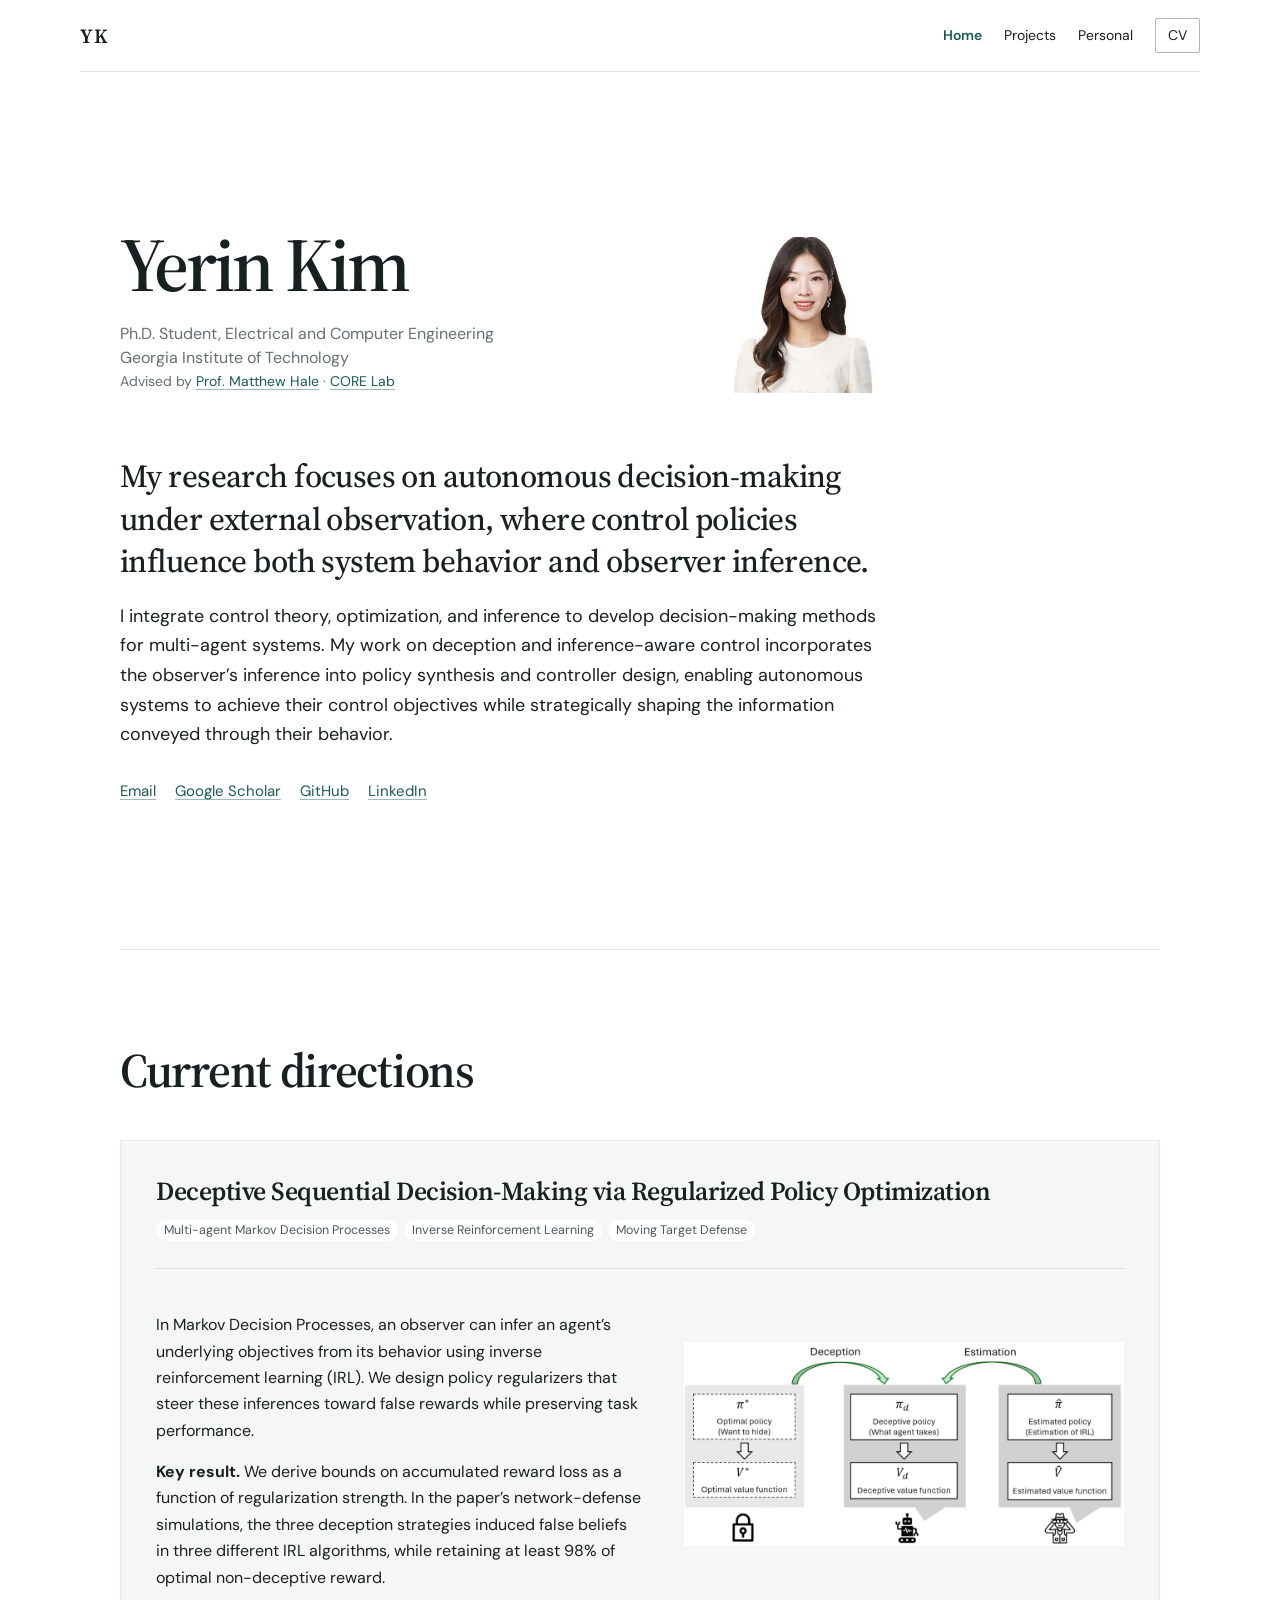
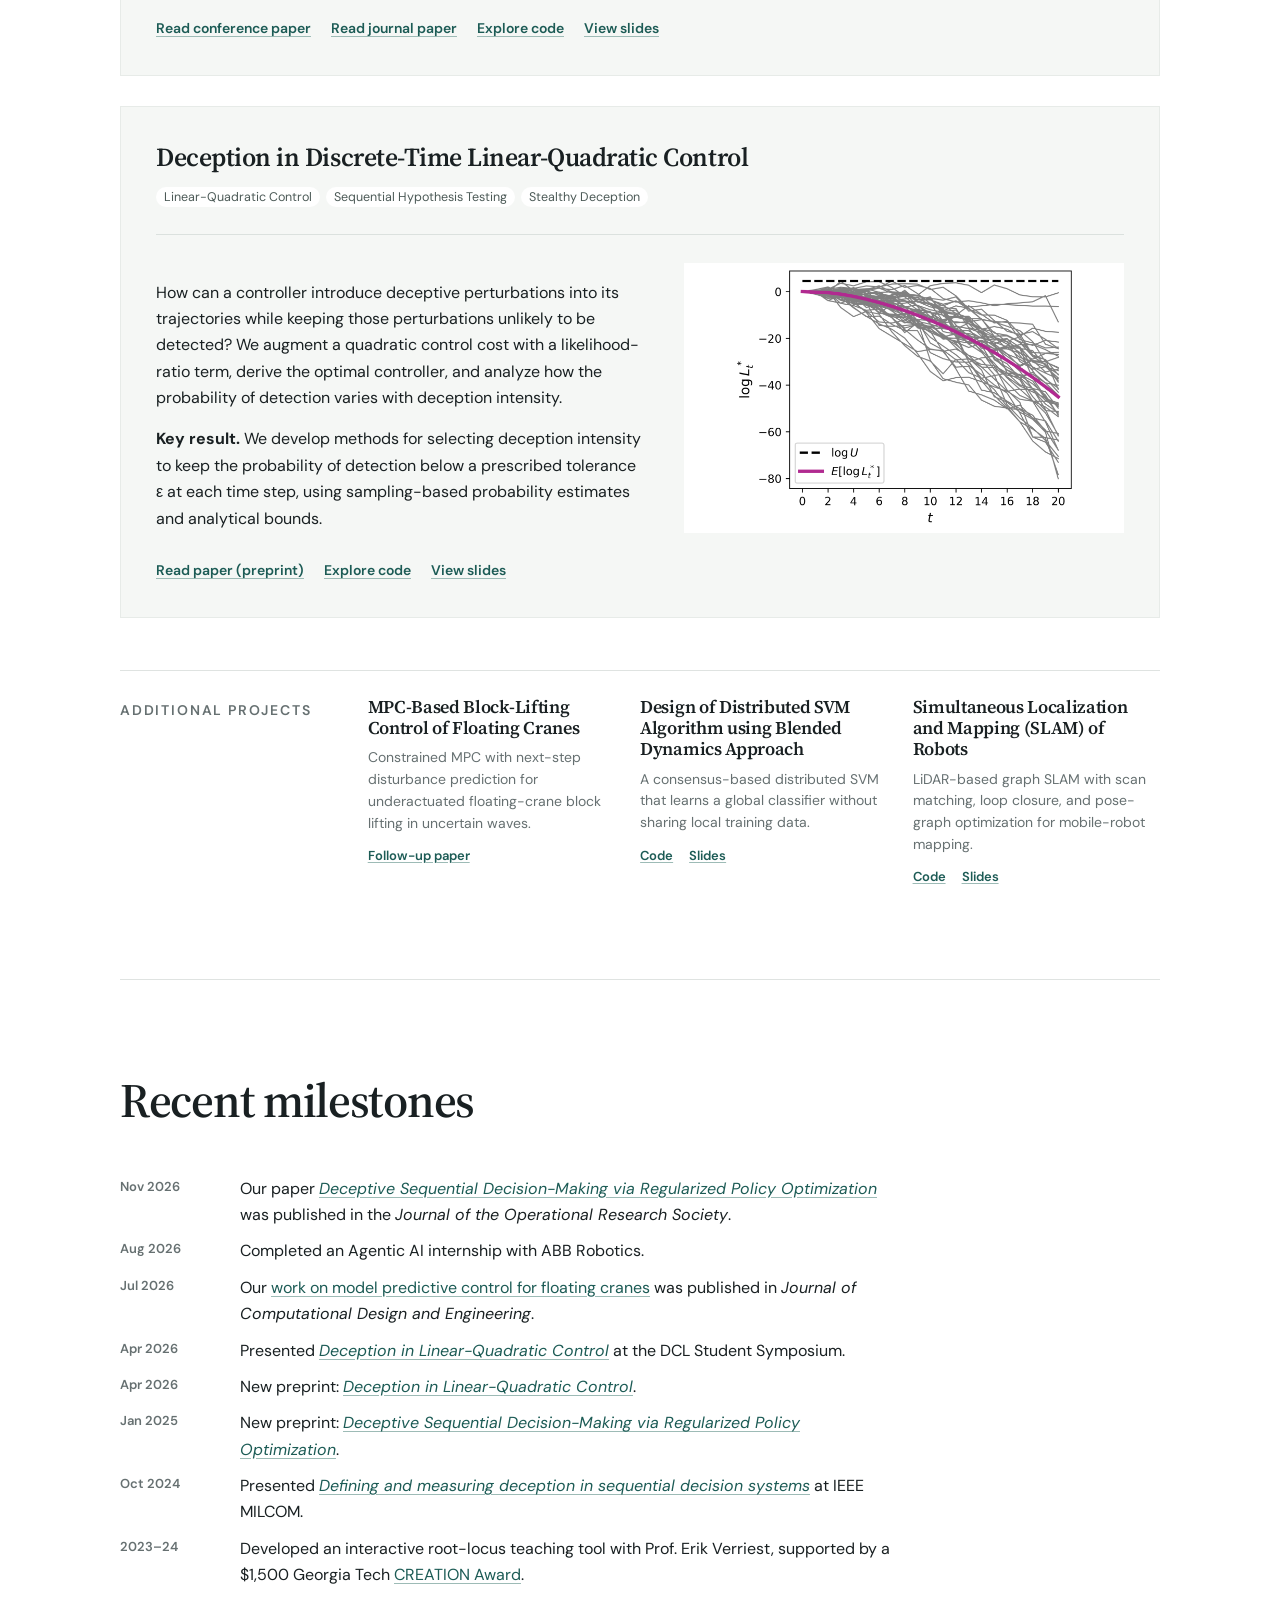
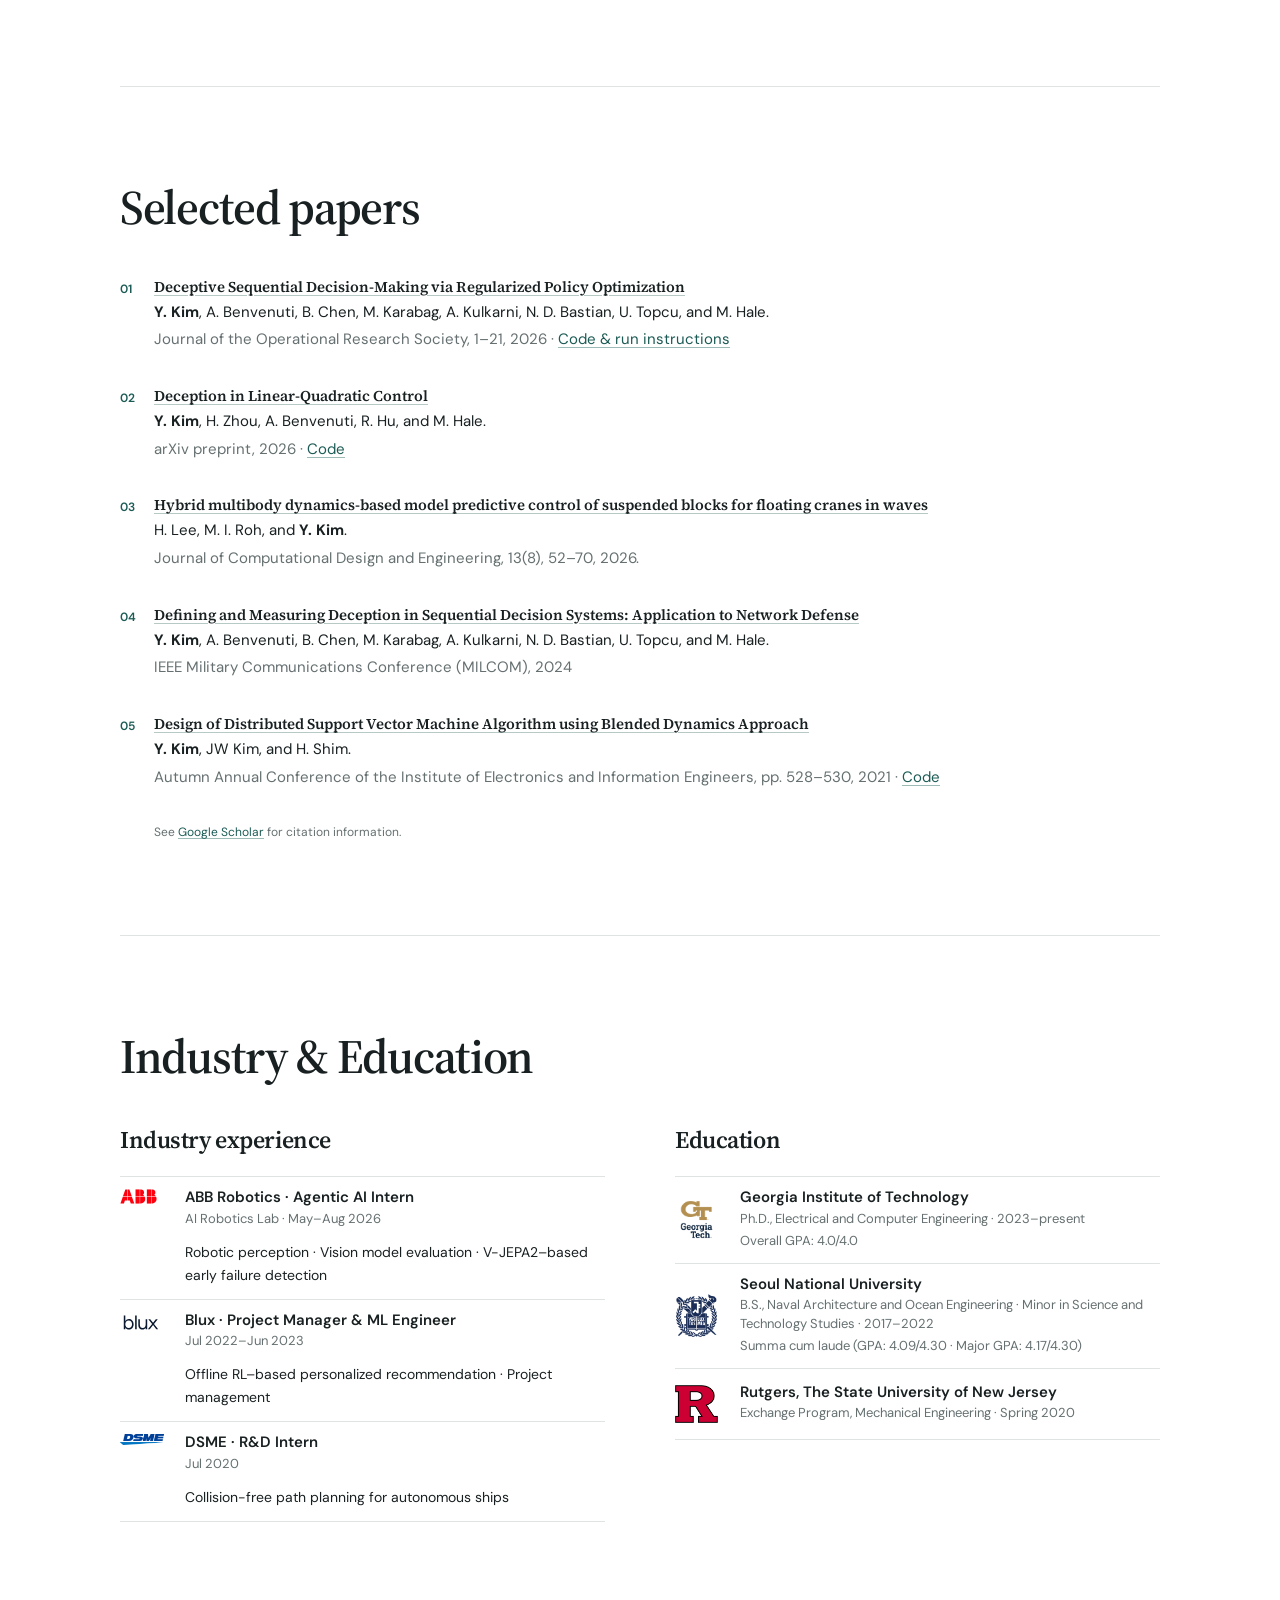
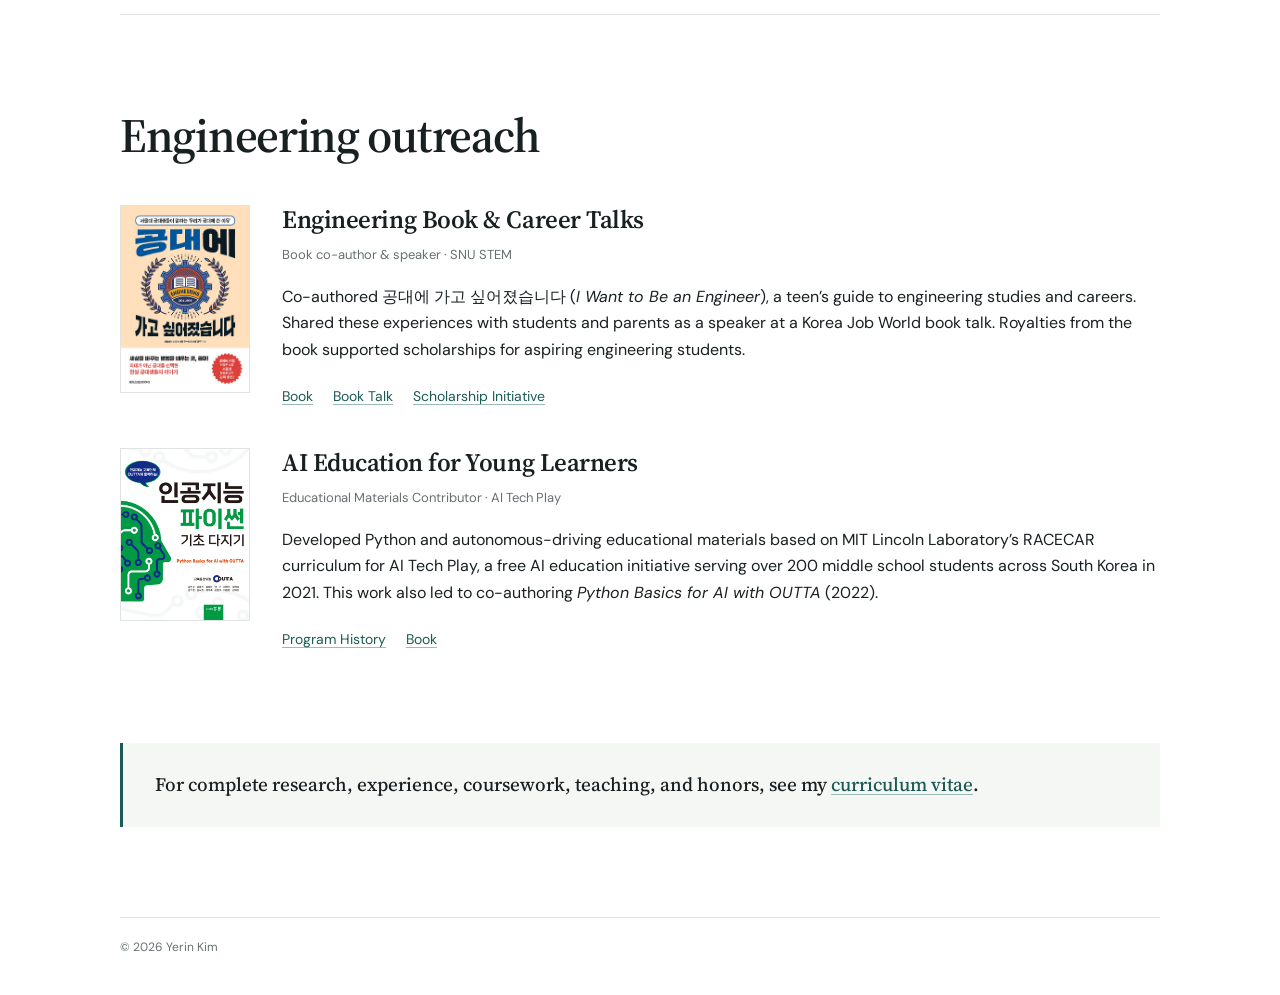
<file: index.html>
<!doctype html>
<html lang="en">
  <head>
    <meta charset="utf-8">
    <meta name="viewport" content="width=device-width, initial-scale=1">
    <meta name="description" content="Yerin Kim — Ph.D. student researching autonomous decision-making, control, optimization, and multi-agent systems.">
    <title>Yerin Kim | Georgia Tech</title>
    <link rel="preconnect" href="https://fonts.googleapis.com">
    <link rel="preconnect" href="https://fonts.gstatic.com" crossorigin>
    <link href="https://fonts.googleapis.com/css2?family=DM+Sans:wght@400;500;600&family=Source+Serif+4:opsz,wght@8..60,500;8..60,600&display=swap" rel="stylesheet">
    <link rel="stylesheet" href="styles.css?v=3">
    <meta property="og:type" content="website">
  <meta property="og:site_name" content="Yerin Kim">
  <meta property="og:title" content="Yerin Kim | Georgia Tech">
  <meta property="og:description" content="Autonomous decision-making, control, optimization, and inference for multi-agent systems.">
  <meta property="og:url" content="https://yerinkim-yk.github.io/">
  <meta property="og:image" content="https://yerinkim-yk.github.io/assets/personal-outdoors.jpg">
  <meta property="og:image:type" content="image/jpeg">
  <meta property="og:image:alt" content="Yerin overlooking the mountains from a rock beneath a tree">
  <meta name="twitter:card" content="summary_large_image">
  <meta name="twitter:title" content="Yerin Kim | Georgia Tech">
  <meta name="twitter:description" content="Autonomous decision-making, control, optimization, and inference for multi-agent systems.">
  <meta name="twitter:image" content="https://yerinkim-yk.github.io/assets/personal-outdoors.jpg">
  <meta name="twitter:image:alt" content="Yerin overlooking the mountains from a rock beneath a tree">
</head>
  <body>
  <header class="site-header">
    <a class="wordmark" href="./" aria-label="Yerin Kim home">YK</a>
    <nav aria-label="Primary navigation">
      <a href="./" aria-current="page">Home</a>
      <a href="projects">Projects</a>
      <a href="personal">Personal</a>
      <a href="cv" class="nav-cv">CV</a>
    </nav>
  </header>

    <main id="top">
      <section class="hero" aria-labelledby="page-title">
        <div class="hero-identity">
          <div>
            <h1 id="page-title">Yerin Kim</h1>
            <p class="affiliation">Ph.D. Student, Electrical and Computer Engineering<br>Georgia Institute of Technology</p>
            <p class="advisor">Advised by <a href="https://ece.gatech.edu/directory/matthew-hale" target="_blank" rel="noreferrer">Prof. Matthew Hale</a> · <a href="https://corelab.ece.gatech.edu/" target="_blank" rel="noreferrer">CORE Lab</a></p>
          </div>
          <img class="portrait" src="assets/yerin-kim.jpg" alt="Portrait of Yerin Kim">
        </div>

        <div class="hero-copy">
          <p class="research-statement">My research focuses on autonomous decision-making under external observation, where control policies influence both system behavior and observer inference.</p>
          <p>I integrate control theory, optimization, and inference to develop decision-making methods for multi-agent systems. My work on deception and inference-aware control incorporates the observer’s inference into policy synthesis and controller design, enabling autonomous systems to achieve their control objectives while strategically shaping the information conveyed through their behavior.</p>
          <p class="contact-links">
            <a href="mailto:yerinkim@gatech.edu">Email</a>
            <a href="https://scholar.google.com/citations?user=Wx4iFFQAAAAJ&amp;hl=en" target="_blank" rel="noreferrer">Google Scholar</a>
            <a href="https://github.com/yerinkim-yk" target="_blank" rel="noreferrer">GitHub</a>
            <a href="https://www.linkedin.com/in/yerinkimyk" target="_blank" rel="noreferrer">LinkedIn</a>
          </p>
        </div>
      </section>

      <section id="research" class="section research-section" aria-labelledby="research-heading">
        <div class="section-heading">
          <h2 id="research-heading">Current directions</h2>
        </div>

        <div class="featured-research">
          <article class="research-card">
            <div class="research-card-heading">
              <h3><a href="projects#sequential">Deceptive Sequential Decision-Making via Regularized Policy Optimization</a></h3>
              <ul class="card-tags" aria-label="Keywords"><li>Multi-agent Markov Decision Processes</li><li>Inverse Reinforcement Learning</li><li>Moving Target Defense</li></ul>
            </div>
            <div class="research-card-details">
              <div class="research-card-copy">
              <p>In Markov Decision Processes, an observer can infer an agent’s underlying objectives from its behavior using inverse reinforcement learning (IRL). We design policy regularizers that steer these inferences toward false rewards while preserving task performance.
              </p><p><strong>Key result.</strong> We derive bounds on accumulated reward loss as a function of regularization strength. In the paper’s network-defense simulations, the three deception strategies induced false beliefs in three different IRL algorithms, while retaining at least 98% of optimal non-deceptive reward.
              </p>
              </div>
              <figure class="research-visual">
                <img src="assets/deception-estimation-framework.png" alt="Diagram showing the deception and estimation framework for sequential decision systems">
              </figure>
            </div>
            <p class="project-links"><a href="https://ieeexplore.ieee.org/abstract/document/10773660" target="_blank" rel="noreferrer">Read conference paper</a><a href="https://doi.org/10.1080/01605682.2026.2757159" target="_blank" rel="noreferrer">Read journal paper</a><a href="https://github.com/yerinkim-yk/DeceptionMTD" target="_blank" rel="noreferrer">Explore code</a><a href="assets/slides-deceptive-policy-optimization.pdf" target="_blank" rel="noreferrer">View slides</a></p>
          </article>

          <article class="research-card">
            <div class="research-card-heading">
              <h3><a href="projects#lq">Deception in Discrete-Time Linear-Quadratic Control</a></h3>
              <ul class="card-tags" aria-label="Keywords"><li>Linear-Quadratic Control</li><li>Sequential Hypothesis Testing</li><li>Stealthy Deception</li></ul>
            </div>
            <div class="research-card-details">
              <div class="research-card-copy">
              <p>How can a controller introduce deceptive perturbations into its trajectories while keeping those perturbations unlikely to be detected? We augment a quadratic control cost with a likelihood-ratio term, derive the optimal controller, and analyze how the probability of detection varies with deception intensity.
              </p><p><strong>Key result.</strong> We develop methods for selecting deception intensity to keep the probability of detection below a prescribed tolerance ε at each time step, using sampling-based probability estimates and analytical bounds.
              </p>
              </div>
              <figure class="research-visual">
                <img src="assets/lq-detection.png" alt="Detection-performance result for linear-quadratic control research">
              </figure>
            </div>
            <p class="project-links"><a href="https://arxiv.org/abs/2604.00227" target="_blank" rel="noreferrer">Read paper (preprint)</a><a href="https://github.com/yerinkim-yk/Deception-in-LQ-control" target="_blank" rel="noreferrer">Explore code</a><a href="assets/slides-deception-lq-control.pdf" target="_blank" rel="noreferrer">View slides</a></p>
          </article>
        </div>

        <div class="earlier-research" aria-label="Additional research projects">
          <p class="eyebrow">Additional projects</p>
          <article>
            <h3><a href="projects#floating-crane">MPC-Based Block-Lifting Control of Floating Cranes</a></h3>
            <p>Constrained MPC with next-step disturbance prediction for underactuated floating-crane block lifting in uncertain waves.</p>
            <p class="project-links"><a href="https://doi.org/10.1093/jcde/qwag068" target="_blank" rel="noreferrer">Follow-up paper</a></p>
          </article>
          <article>
            <h3><a href="projects#distributed-svm">Design of Distributed SVM Algorithm using Blended Dynamics Approach</a></h3>
            <p>A consensus-based distributed SVM that learns a global classifier without sharing local training data.</p>
            <p class="project-links"><a href="https://github.com/yerinkim-yk/Distributed-Support-Vector-Machine" target="_blank" rel="noreferrer">Code</a><a href="assets/slides-distributed-svm.pdf" target="_blank" rel="noreferrer">Slides</a></p>
          </article>
          <article>
            <h3><a href="projects#graph-slam">Simultaneous Localization and Mapping (SLAM) of Robots</a></h3>
            <p>LiDAR-based graph SLAM with scan matching, loop closure, and pose-graph optimization for mobile-robot mapping.</p>
            <p class="project-links"><a href="https://github.com/yerinkim-yk/2d-Lidar-Graph-SLAM" target="_blank" rel="noreferrer">Code</a><a href="assets/slides-graph-slam.pdf" target="_blank" rel="noreferrer">Slides</a></p>
          </article>
        </div>
      </section>

      <section id="updates" class="section updates" aria-labelledby="updates-heading">
        <div class="section-heading">
          <h2 id="updates-heading">Recent milestones</h2>
        </div>
        <ul class="update-list">
          <li><time datetime="2026-11">Nov 2026</time><span>Our paper <a href="https://doi.org/10.1080/01605682.2026.2757159" target="_blank" rel="noreferrer"><em>Deceptive Sequential Decision-Making via Regularized Policy Optimization</em></a> was published in the <em>Journal of the Operational Research Society</em>.</span></li>
          <li><time datetime="2026-08">Aug 2026</time><span>Completed an Agentic AI internship with ABB Robotics.</span></li>
          <li><time datetime="2026-07">Jul 2026</time><span>Our <a href="https://doi.org/10.1093/jcde/qwag068" target="_blank" rel="noreferrer">work on model predictive control for floating cranes</a> was published in <em>Journal of Computational Design and Engineering</em>.</span></li>
          <li><time datetime="2026-04-24">Apr 2026</time><span>Presented <a href="https://arxiv.org/abs/2604.00227" target="_blank" rel="noreferrer"><em>Deception in Linear-Quadratic Control</em></a> at the DCL Student Symposium.</span></li>
          <li><time datetime="2026-04">Apr 2026</time><span>New preprint: <a href="https://arxiv.org/abs/2604.00227" target="_blank" rel="noreferrer"><em>Deception in Linear-Quadratic Control</em></a>.</span></li>
          <li><time datetime="2025-01">Jan 2025</time><span>New preprint: <a href="https://arxiv.org/abs/2501.18803" target="_blank" rel="noreferrer"><em>Deceptive Sequential Decision-Making via Regularized Policy Optimization</em></a>.</span></li>
          <li><time datetime="2024-10">Oct 2024</time><span>Presented <a href="https://ieeexplore.ieee.org/document/10773660" target="_blank" rel="noreferrer"><em>Defining and measuring deception in sequential decision systems</em></a> at IEEE MILCOM.</span></li>
          <li><span class="milestone-date">2023–24</span><span>Developed an interactive root-locus teaching tool with Prof. Erik Verriest, supported by a $1,500 Georgia Tech <a href="cv#awards">CREATION Award</a>.</span></li>
        </ul>
      </section>

      <section id="publications" class="section publications" aria-labelledby="publications-heading">
        <div class="section-heading">
          <h2 id="publications-heading">Selected papers</h2>
        </div>
        <ol class="publication-list">
          <li>
            <p class="publication-title"><a href="https://doi.org/10.1080/01605682.2026.2757159" target="_blank" rel="noreferrer">Deceptive Sequential Decision-Making via Regularized Policy Optimization</a></p>
            <p><strong>Y. Kim</strong>, A. Benvenuti, B. Chen, M. Karabag, A. Kulkarni, N. D. Bastian, U. Topcu, and M. Hale.</p>
            <p class="venue">Journal of the Operational Research Society, 1–21, 2026 · <a href="https://github.com/yerinkim-yk/DeceptionMTD" target="_blank" rel="noreferrer">Code &amp; run instructions</a></p>
          </li>
          <li>
            <p class="publication-title"><a href="https://arxiv.org/abs/2604.00227" target="_blank" rel="noreferrer">Deception in Linear-Quadratic Control</a></p>
            <p><strong>Y. Kim</strong>, H. Zhou, A. Benvenuti, R. Hu, and M. Hale.</p>
            <p class="venue">arXiv preprint, 2026 · <a href="https://github.com/yerinkim-yk/Deception-in-LQ-control" target="_blank" rel="noreferrer">Code</a></p>
          </li>
          <li>
            <p class="publication-title"><a href="https://doi.org/10.1093/jcde/qwag068" target="_blank" rel="noreferrer">Hybrid multibody dynamics-based model predictive control of suspended blocks for floating cranes in waves</a></p>
            <p>H. Lee, M. I. Roh, and <strong>Y. Kim</strong>.</p>
            <p class="venue">Journal of Computational Design and Engineering, 13(8), 52–70, 2026.</p>
          </li>
          <li>
            <p class="publication-title"><a href="https://ieeexplore.ieee.org/document/10773660" target="_blank" rel="noreferrer">Defining and Measuring Deception in Sequential Decision Systems: Application to Network Defense</a></p>
            <p><strong>Y. Kim</strong>, A. Benvenuti, B. Chen, M. Karabag, A. Kulkarni, N. D. Bastian, U. Topcu, and M. Hale.</p>
            <p class="venue">IEEE Military Communications Conference (MILCOM), 2024</p>
          </li>
          <li>
            <p class="publication-title"><a href="https://www.dbpia.co.kr/journal/articleDetail?nodeId=NODE11027646" target="_blank" rel="noreferrer">Design of Distributed Support Vector Machine Algorithm using Blended Dynamics Approach</a></p>
            <p><strong>Y. Kim</strong>, JW Kim, and H. Shim.</p>
            <p class="venue">Autumn Annual Conference of the Institute of Electronics and Information Engineers, pp. 528–530, 2021 · <a href="https://github.com/yerinkim-yk/Distributed-Support-Vector-Machine" target="_blank" rel="noreferrer">Code</a></p>
          </li>
        </ol>
        <p class="publication-note">See <a href="https://scholar.google.com/citations?user=Wx4iFFQAAAAJ&amp;hl=en" target="_blank" rel="noreferrer">Google Scholar</a> for citation information.</p>
      </section>

      <section id="background" class="section background" aria-labelledby="background-heading">
        <div class="section-heading">
          <h2 id="background-heading">Industry &amp; Education</h2>
        </div>
        <div class="background-grid">
          <div>
            <h3 class="subheading">Industry experience</h3>
            <article class="compact-entry">
              <img class="company-logo abb" src="assets/abb-logo.svg" alt="ABB logo">
              <div><h4>ABB Robotics · Agentic AI Intern</h4><p>AI Robotics Lab · May–Aug 2026</p>
              <p class="industry-summary">Robotic perception · Vision model evaluation · V-JEPA2–based early failure detection</p></div>
            </article>
            <article class="compact-entry">
              <img class="company-logo" src="assets/blux-logo.svg" alt="Blux logo">
              <div><h4>Blux · Project Manager &amp; ML Engineer</h4><p>Jul 2022–Jun 2023</p>
              <p class="industry-summary">Offline RL–based personalized recommendation · Project management</p></div>
            </article>
            <article class="compact-entry">
              <img class="company-logo dsme" src="assets/dsme-logo.png" alt="DSME logo">
              <div><h4>DSME · R&amp;D Intern</h4><p>Jul 2020</p><p class="industry-summary">Collision-free path planning for autonomous ships</p></div>
            </article>
          </div>
          <div>
            <h3 class="subheading">Education</h3>
            <article class="compact-entry education-entry">
              <img class="school-logo" src="assets/georgia-tech-logo.png" alt="Georgia Tech logo">
              <div><h4>Georgia Institute of Technology</h4><p>Ph.D., Electrical and Computer Engineering · 2023–present</p><p>Overall GPA: 4.0/4.0</p></div>
            </article>
            <article class="compact-entry education-entry">
              <img class="school-logo" src="assets/snu-logo.png" alt="Seoul National University logo">
              <div><h4>Seoul National University</h4><p>B.S., Naval Architecture and Ocean Engineering · Minor in Science and Technology Studies · 2017–2022</p><p>Summa cum laude (GPA: 4.09/4.30 · Major GPA: 4.17/4.30)</p></div>
            </article>
            <article class="compact-entry education-entry">
              <img class="school-logo" src="assets/rutgers-logo.png" alt="Rutgers University logo">
              <div><h4>Rutgers, The State University of New Jersey</h4><p>Exchange Program, Mechanical Engineering · Spring 2020</p></div>
            </article>
          </div>
        </div>
      </section>

      <section id="outreach" class="section outreach" aria-labelledby="outreach-heading">
        <div class="section-heading">
          <h2 id="outreach-heading">Engineering outreach</h2>
        </div>
        <div class="outreach-grid">
          <article class="outreach-entry">
            <a class="outreach-cover" href="https://megastudybooks.com/book/detail/94" target="_blank" rel="noreferrer"><img src="assets/engineering-book-cover.jpg" alt="Cover of 공대에 가고 싶어졌습니다" loading="lazy"></a>
            <div class="outreach-copy">
            <h3>Engineering Book &amp; Career Talks</h3>
            <p class="outreach-role">Book co-author &amp; speaker · SNU STEM</p>
            <p>Co-authored <span lang="ko">공대에 가고 싶어졌습니다</span> (<em>I Want to Be an Engineer</em>), a teen’s guide to engineering studies and careers. Shared these experiences with students and parents as a speaker at a Korea Job World book talk. Royalties from the book supported scholarships for aspiring engineering students.</p>
            <p class="outreach-links">
              <a href="https://megastudybooks.com/book/detail/94" target="_blank" rel="noreferrer">Book</a>
              <a href="https://www.koreajobworld.or.kr/event/showView.do?portalMenuNo=239&amp;proDtlNo=3641&amp;searchEvent=04&amp;site=10" target="_blank" rel="noreferrer">Book Talk</a>
              <a href="https://www.newswire.co.kr/newsRead.php?no=951157" target="_blank" rel="noreferrer">Scholarship Initiative</a>
            </p>
            </div>
          </article>
          <article class="outreach-entry">
            <a class="outreach-cover" href="https://hongpub.co.kr/shop/item.php?it_id=1657157513" target="_blank" rel="noreferrer"><img src="assets/python-ai-book-cover.jpg" alt="Cover of 인공지능 파이썬 기초다지기, Python Basics for AI with OUTTA" loading="lazy"></a>
            <div class="outreach-copy">
            <h3>AI Education for Young Learners</h3>
            <p class="outreach-role">Educational Materials Contributor · AI Tech Play</p>
            <p>Developed Python and autonomous-driving educational materials based on MIT Lincoln Laboratory’s RACECAR curriculum for AI Tech Play, a free AI education initiative serving over 200 middle school students across South Korea in 2021. This work also led to co-authoring <em>Python Basics for AI with OUTTA</em> (2022).</p>
            <p class="outreach-links">
              <a href="https://outta.ai/ko" target="_blank" rel="noreferrer">Program History</a>
              <a href="https://hongpub.co.kr/shop/item.php?it_id=1657157513" target="_blank" rel="noreferrer">Book</a>
            </p>
            </div>
          </article>
        </div>
      </section>

      <section class="cv-callout" aria-label="Curriculum vitae">
        <p>For complete research, experience, coursework, teaching, and honors, see my <a href="cv">curriculum vitae</a>.</p>
      </section>
    </main>

    <footer><p>© 2026 Yerin Kim</p></footer>
    <script data-goatcounter="https://yerinkim.goatcounter.com/count" async src="https://gc.zgo.at/count.js"></script>
  </body>
</html>
</file>
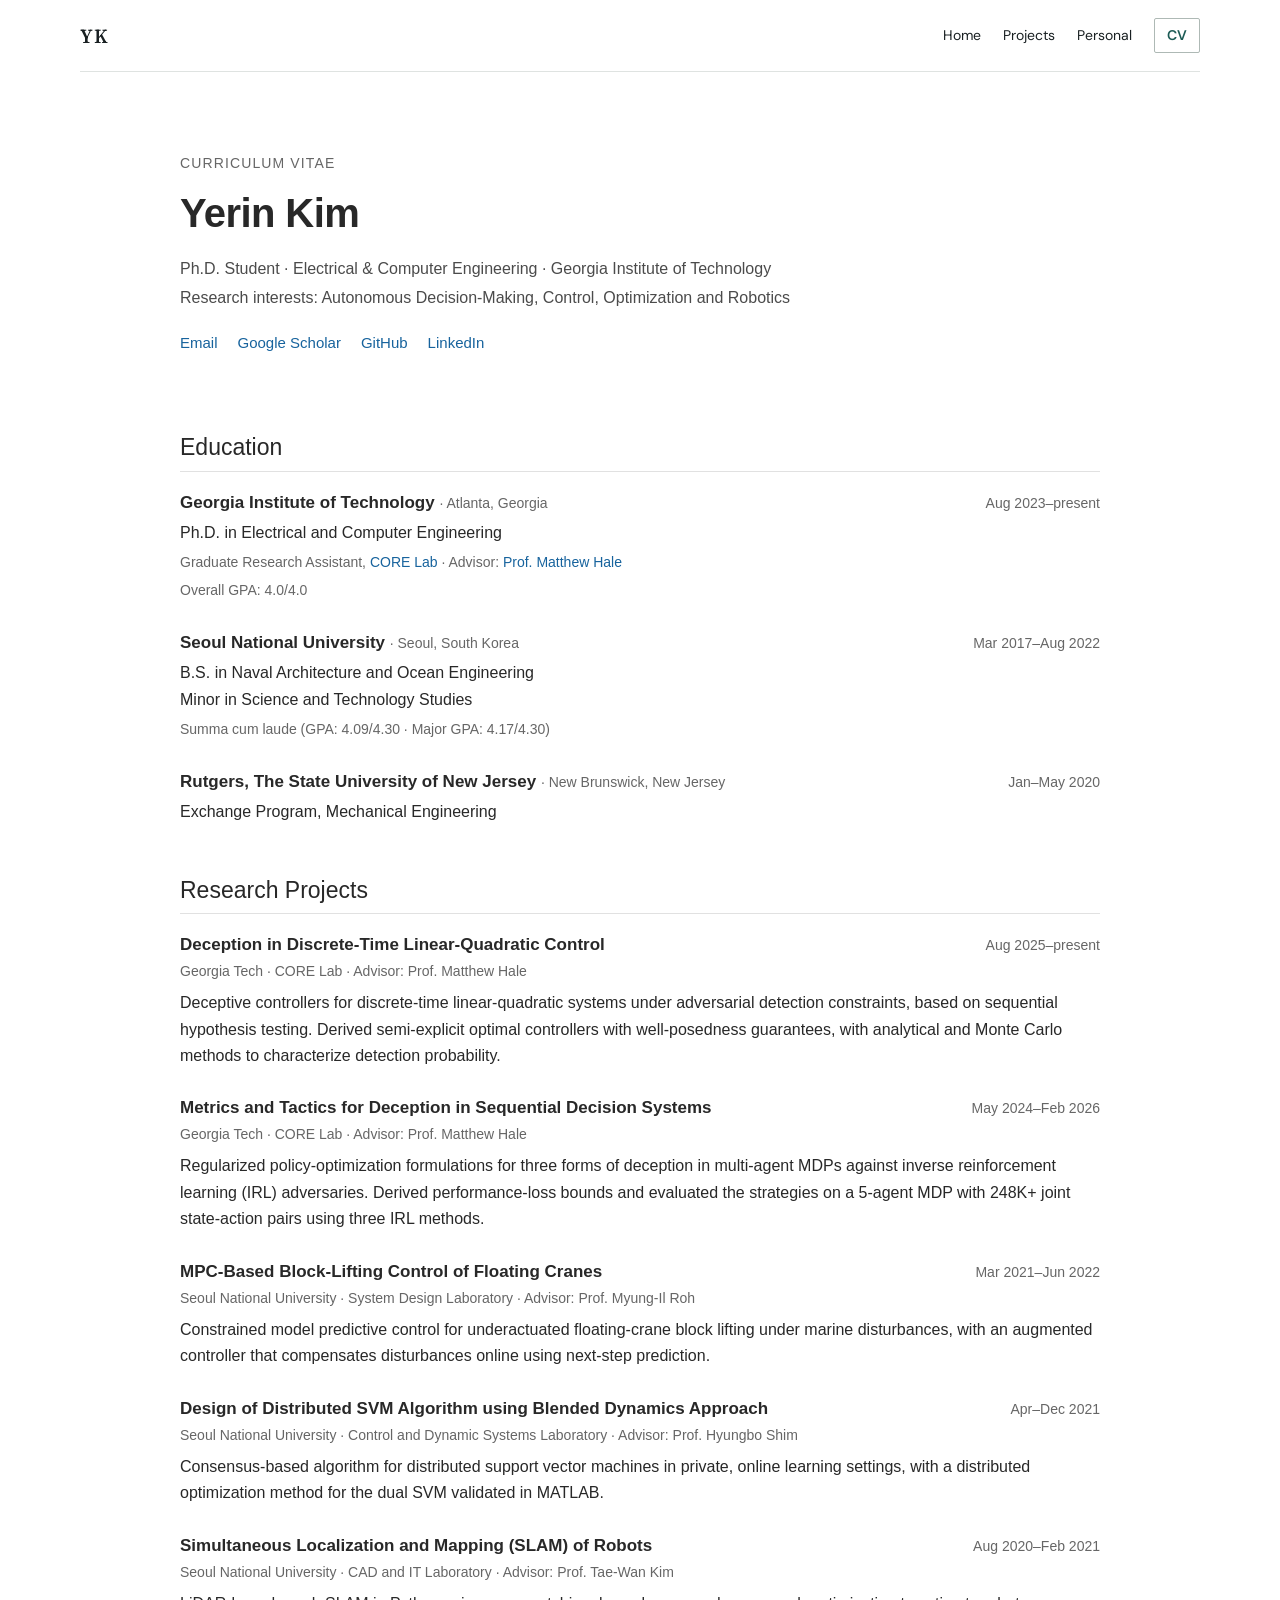
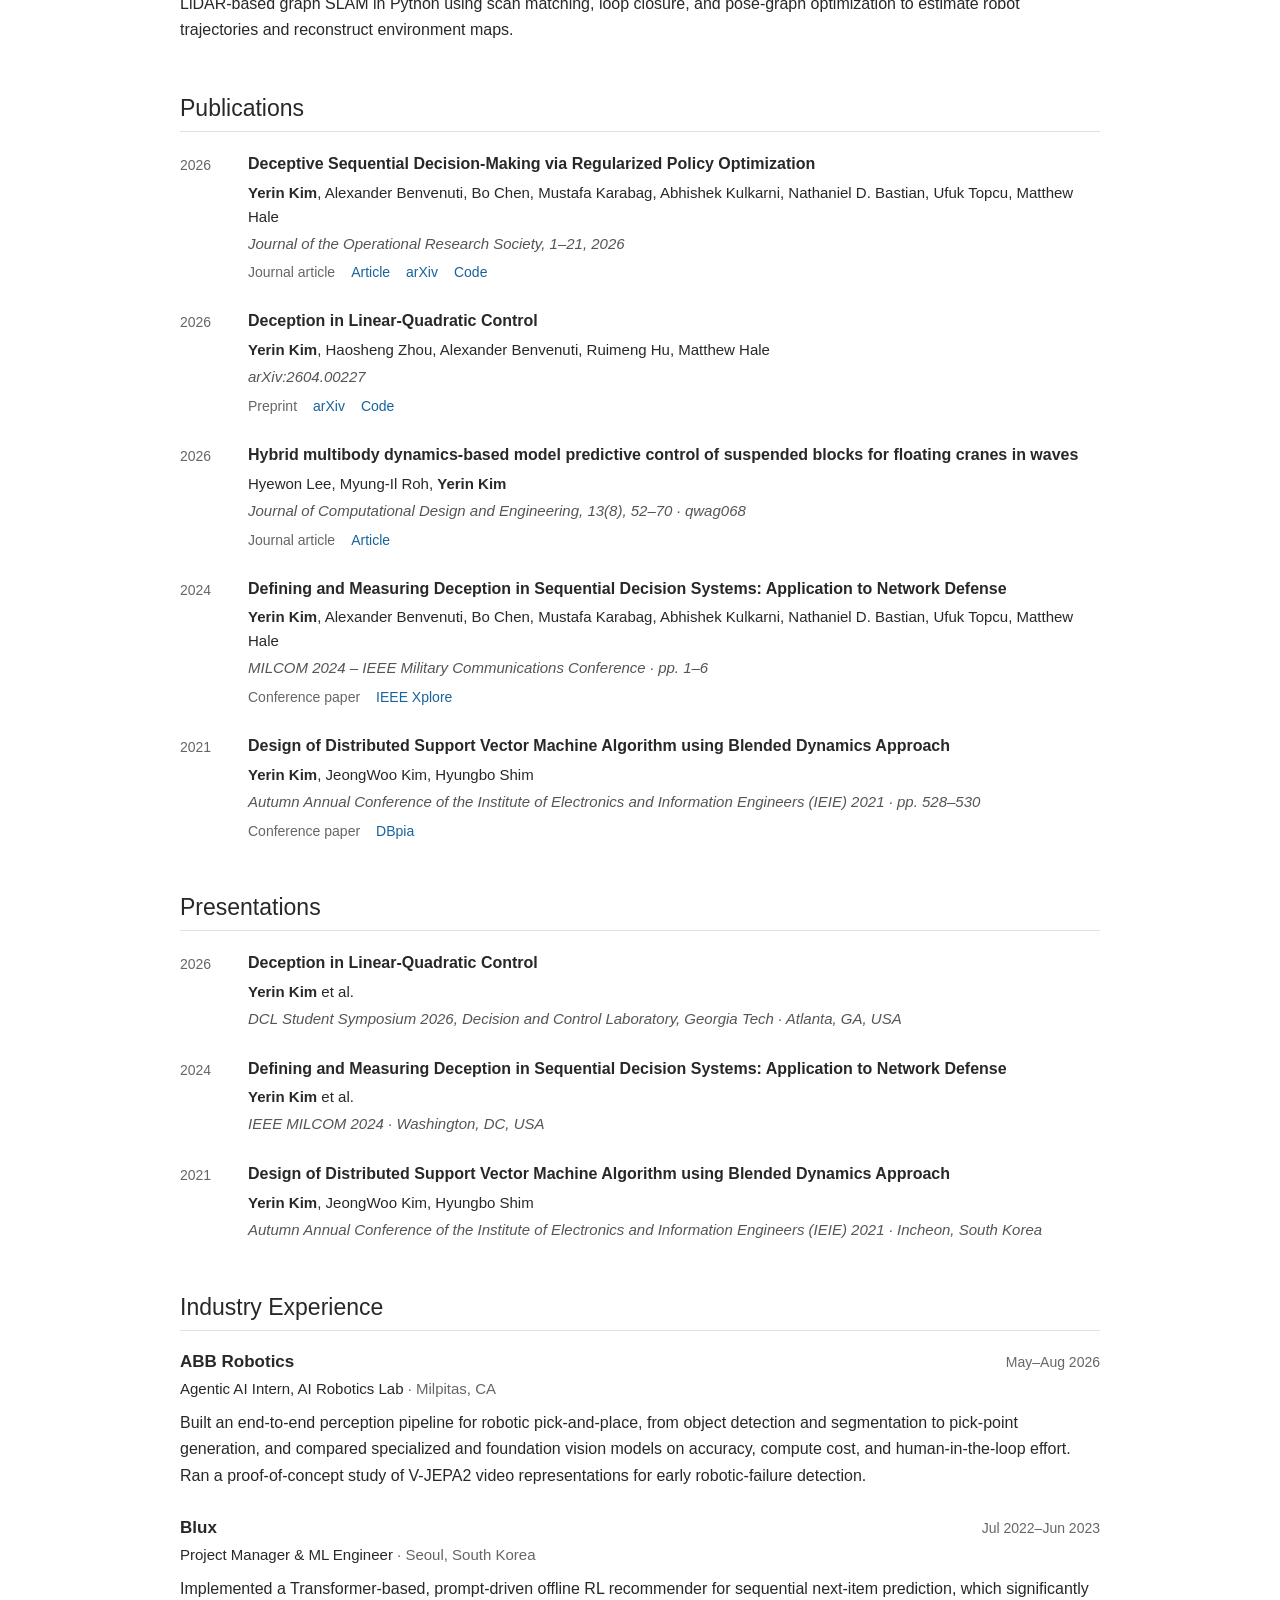
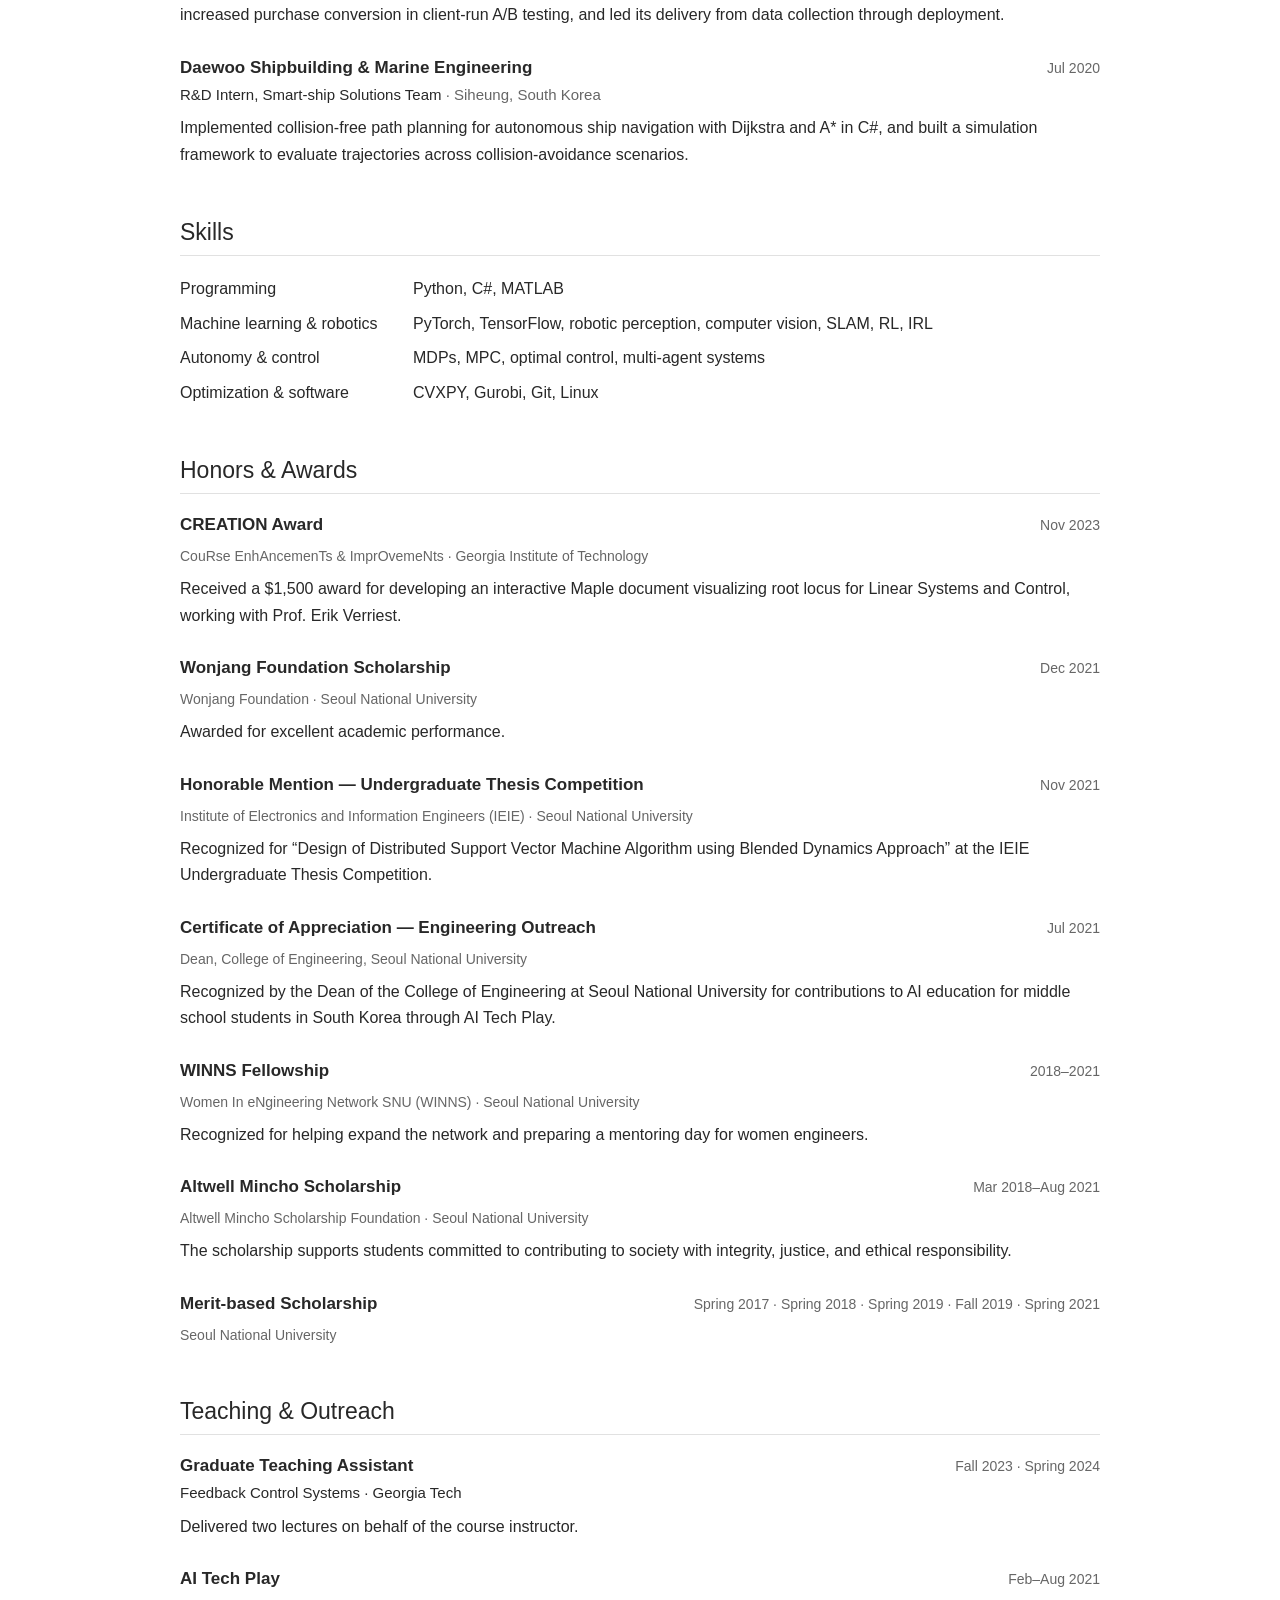
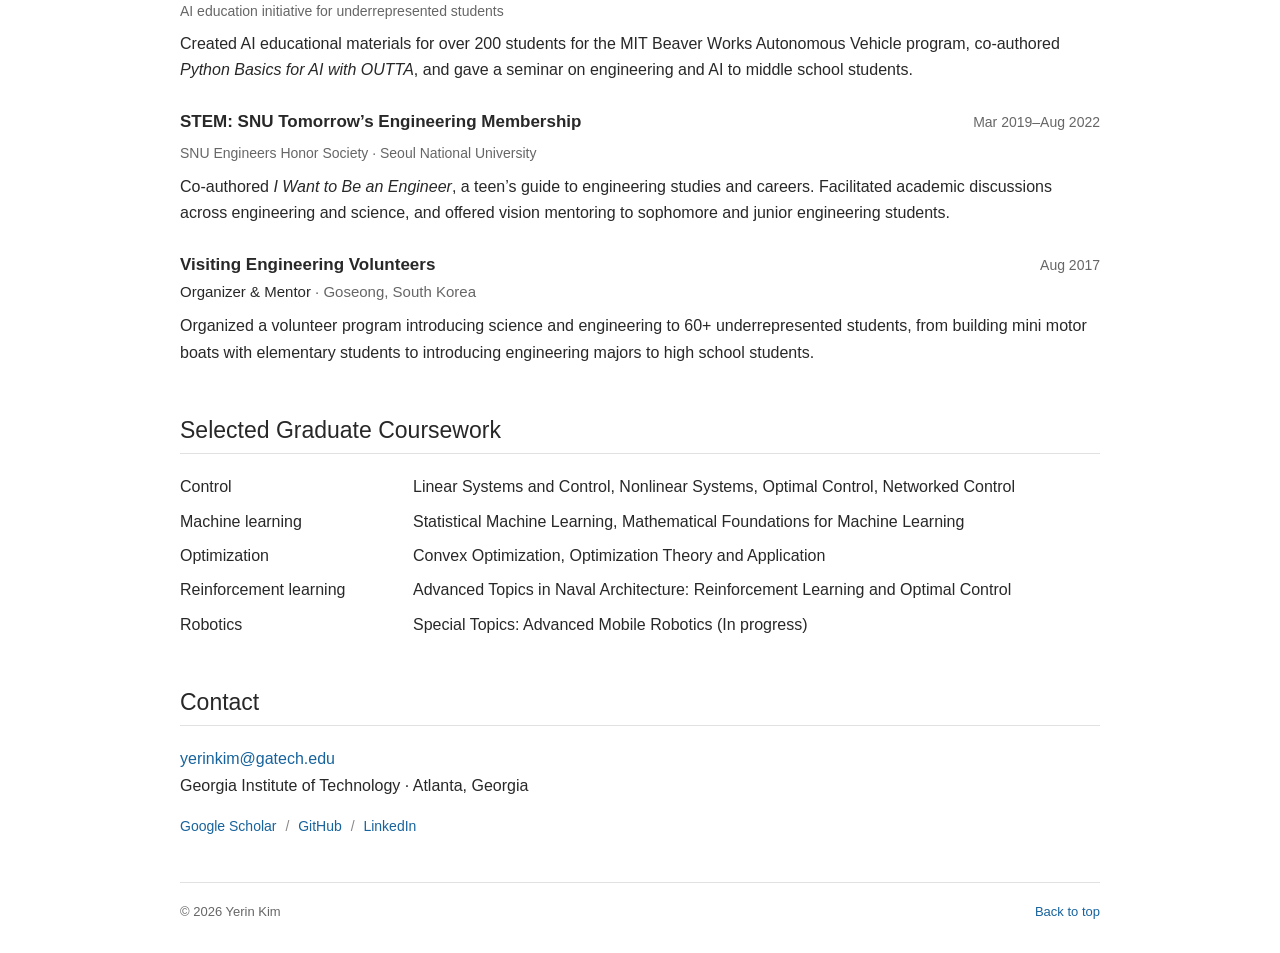
<file: cv.html>
<!doctype html>
<html lang="en">
<head>
  <meta charset="utf-8">
  <meta name="viewport" content="width=device-width, initial-scale=1">
  <meta name="description" content="Yerin Kim is a Ph.D. student in Electrical and Computer Engineering at Georgia Tech. Research in autonomous decision-making, control, optimization, and robotics.">
  <meta name="theme-color" content="#ffffff">



  <title>Yerin Kim | CV</title>
  <link rel="icon" type="image/svg+xml" href="data:image/svg+xml,%3Csvg xmlns='http://www.w3.org/2000/svg' viewBox='0 0 64 64'%3E%3Crect width='64' height='64' rx='6' fill='%231d5d91'/%3E%3Ctext x='32' y='42' font-family='Georgia,serif' font-size='28' text-anchor='middle' fill='white'%3EYK%3C/text%3E%3C/svg%3E">
    <link href="https://fonts.googleapis.com/css2?family=DM+Sans:wght@400;500;600&family=Source+Serif+4:opsz,wght@8..60,500;8..60,600&display=swap" rel="stylesheet">
    <link rel="stylesheet" href="styles.css">
    <link rel="stylesheet" href="cv.css">
  <meta property="og:type" content="website">
  <meta property="og:site_name" content="Yerin Kim">
  <meta property="og:title" content="Yerin Kim | CV">
  <meta property="og:description" content="Research, publications, industry experience, education, and teaching.">
  <meta property="og:url" content="https://yerinkim-yk.github.io/cv">
  <meta property="og:image" content="https://yerinkim-yk.github.io/assets/personal-outdoors.jpg">
  <meta property="og:image:type" content="image/jpeg">
  <meta property="og:image:alt" content="Yerin overlooking the mountains from a rock beneath a tree">
  <meta name="twitter:card" content="summary_large_image">
  <meta name="twitter:title" content="Yerin Kim | CV">
  <meta name="twitter:description" content="Research, publications, industry experience, education, and teaching.">
  <meta name="twitter:image" content="https://yerinkim-yk.github.io/assets/personal-outdoors.jpg">
  <meta name="twitter:image:alt" content="Yerin overlooking the mountains from a rock beneath a tree">
</head>
<body class="cv-page">
  <a class="skip-link" href="#main">Skip to content</a>
  <header class="site-header">
    <a class="wordmark" href="./" aria-label="Yerin Kim home">YK</a>
    <nav aria-label="Primary navigation">
      <a href="./">Home</a>
      <a href="projects">Projects</a>
      <a href="personal">Personal</a>
      <a href="cv" class="nav-cv" aria-current="page">CV</a>
    </nav>
  </header>
  <main id="main">
    <section class="introduction" id="home" aria-labelledby="name">
      <div class="profile-header">
        <div class="profile-identity">
          <p class="page-label">Curriculum Vitae</p>
          <h1 id="name">Yerin Kim</h1>
          <p class="position">Ph.D. Student · Electrical &amp; Computer Engineering · Georgia Institute of Technology<br>Research interests: Autonomous Decision-Making, Control, Optimization and Robotics</p>
          <div class="profile-links" aria-label="Contact and profiles"><a href="mailto:yerinkim@gatech.edu">Email</a><a href="https://scholar.google.com/citations?user=Wx4iFFQAAAAJ&amp;hl=en" target="_blank" rel="noopener noreferrer">Google Scholar</a><a href="https://github.com/yerinkim-yk" target="_blank" rel="noopener noreferrer">GitHub</a><a href="https://www.linkedin.com/in/yerinkimyk" target="_blank" rel="noopener noreferrer">LinkedIn</a></div>
        </div>
      </div>
    </section>

    <section class="section" id="about" aria-labelledby="education-heading">
      <h2 id="education-heading">Education</h2>
      <article class="education-entry">
        <div class="education-content">
        <div class="entry-heading"><h3>Georgia Institute of Technology <span class="location">· Atlanta, Georgia</span></h3><p class="entry-date">Aug 2023–present</p></div>
        <p>Ph.D. in Electrical and Computer Engineering</p>
        <p class="entry-meta">Graduate Research Assistant, <a href="https://corelab.ece.gatech.edu/" target="_blank" rel="noopener noreferrer">CORE Lab</a> · Advisor: <a href="https://ece.gatech.edu/directory/matthew-hale" target="_blank" rel="noopener noreferrer">Prof. Matthew Hale</a></p>
        <p class="entry-meta">Overall GPA: 4.0/4.0</p>
        </div>
      </article>
      <article class="education-entry">
        <div class="education-content">
        <div class="entry-heading"><h3>Seoul National University <span class="location">· Seoul, South Korea</span></h3><p class="entry-date">Mar 2017–Aug 2022</p></div>
        <p>B.S. in Naval Architecture and Ocean Engineering<br>Minor in Science and Technology Studies</p>
        <p class="entry-meta">Summa cum laude (GPA: 4.09/4.30 · Major GPA: 4.17/4.30)</p>
        </div>
      </article>
      <article class="education-entry">
        <div class="education-content">
        <div class="entry-heading"><h3>Rutgers, The State University of New Jersey <span class="location">· New Brunswick, New Jersey</span></h3><p class="entry-date">Jan–May 2020</p></div>
        <p>Exchange Program, Mechanical Engineering</p>
        </div>
      </article>
    </section>

    <section class="section" id="research" aria-labelledby="research-heading">
      <h2 id="research-heading">Research Projects</h2>
      <article class="research-entry">
        <div class="entry-heading"><h3>Deception in Discrete-Time Linear-Quadratic Control</h3><p class="entry-date">Aug 2025–present</p></div>
        <p class="entry-meta">Georgia Tech · CORE Lab · Advisor: Prof. Matthew Hale</p>
        <p>Deceptive controllers for discrete-time linear-quadratic systems under adversarial detection constraints, based on sequential hypothesis testing. Derived semi-explicit optimal controllers with well-posedness guarantees, with analytical and Monte Carlo methods to characterize detection probability.</p>
      </article>
      <article class="research-entry">
        <div class="entry-heading"><h3>Metrics and Tactics for Deception in Sequential Decision Systems</h3><p class="entry-date">May 2024–Feb 2026</p></div>
        <p class="entry-meta">Georgia Tech · CORE Lab · Advisor: Prof. Matthew Hale</p>
        <p>Regularized policy-optimization formulations for three forms of deception in multi-agent MDPs against inverse reinforcement learning (IRL) adversaries. Derived performance-loss bounds and evaluated the strategies on a 5-agent MDP with 248K+ joint state-action pairs using three IRL methods.</p>
      </article>
      <article class="research-entry">
        <div class="entry-heading"><h3>MPC-Based Block-Lifting Control of Floating Cranes</h3><p class="entry-date">Mar 2021–Jun 2022</p></div>
        <p class="entry-meta">Seoul National University · System Design Laboratory · Advisor: Prof. Myung-Il Roh</p>
        <p>Constrained model predictive control for underactuated floating-crane block lifting under marine disturbances, with an augmented controller that compensates disturbances online using next-step prediction.</p>
      </article>
      <article class="research-entry">
        <div class="entry-heading"><h3>Design of Distributed SVM Algorithm using Blended Dynamics Approach</h3><p class="entry-date">Apr–Dec 2021</p></div>
        <p class="entry-meta">Seoul National University · Control and Dynamic Systems Laboratory · Advisor: Prof. Hyungbo Shim</p>
        <p>Consensus-based algorithm for distributed support vector machines in private, online learning settings, with a distributed optimization method for the dual SVM validated in MATLAB.</p>
      </article>
      <article class="research-entry">
        <div class="entry-heading"><h3>Simultaneous Localization and Mapping (SLAM) of Robots</h3><p class="entry-date">Aug 2020–Feb 2021</p></div>
        <p class="entry-meta">Seoul National University · CAD and IT Laboratory · Advisor: Prof. Tae-Wan Kim</p>
        <p>LiDAR-based graph SLAM in Python using scan matching, loop closure, and pose-graph optimization to estimate robot trajectories and reconstruct environment maps.</p>
      </article>
    </section>

    <section class="section" id="publications" aria-labelledby="publications-heading">
      <h2 id="publications-heading">Publications</h2>
      <ol class="publication-list">
        <li>
          <span class="pub-year">2026</span>
          <div class="publication-body">
            <h3 class="publication-title"><a href="https://doi.org/10.1080/01605682.2026.2757159" target="_blank" rel="noopener noreferrer">Deceptive Sequential Decision-Making via Regularized Policy Optimization</a></h3>
            <p class="authors"><strong>Yerin Kim</strong>, Alexander Benvenuti, Bo Chen, Mustafa Karabag, Abhishek Kulkarni, Nathaniel D. Bastian, Ufuk Topcu, Matthew Hale</p>
            <p class="venue">Journal of the Operational Research Society, 1–21, 2026</p>
            <div class="publication-links"><span class="publication-status">Journal article</span><a class="paper-link" href="https://doi.org/10.1080/01605682.2026.2757159" target="_blank" rel="noopener noreferrer" aria-label="Article: Deceptive Sequential Decision-Making via Regularized Policy Optimization">Article</a><a class="paper-link" href="https://arxiv.org/abs/2501.18803" target="_blank" rel="noopener noreferrer" aria-label="arXiv: Deceptive Sequential Decision-Making via Regularized Policy Optimization">arXiv</a><a class="paper-link" href="https://github.com/yerinkim-yk/DeceptionMTD" target="_blank" rel="noopener noreferrer" aria-label="Code: Deceptive Sequential Decision-Making via Regularized Policy Optimization">Code</a></div>
          </div>
        </li>
        <li>
          <span class="pub-year">2026</span>
          <div class="publication-body">
            <h3 class="publication-title"><a href="https://arxiv.org/abs/2604.00227" target="_blank" rel="noopener noreferrer">Deception in Linear-Quadratic Control</a></h3>
            <p class="authors"><strong>Yerin Kim</strong>, Haosheng Zhou, Alexander Benvenuti, Ruimeng Hu, Matthew Hale</p>
            <p class="venue">arXiv:2604.00227</p>
            <div class="publication-links"><span class="publication-status">Preprint</span><a class="paper-link" href="https://arxiv.org/abs/2604.00227" target="_blank" rel="noopener noreferrer" aria-label="arXiv: Deception in Linear-Quadratic Control">arXiv</a><a class="paper-link" href="https://github.com/yerinkim-yk/Deception-in-LQ-control" target="_blank" rel="noopener noreferrer" aria-label="Code: Deception in Linear-Quadratic Control">Code</a></div>
          </div>
        </li>
<li>
          <span class="pub-year">2026</span>
          <div class="publication-body">
            <h3 class="publication-title"><a href="https://doi.org/10.1093/jcde/qwag068" target="_blank" rel="noopener noreferrer">Hybrid multibody dynamics-based model predictive control of suspended blocks for floating cranes in waves</a></h3>
            <p class="authors">Hyewon Lee, Myung-Il Roh, <strong>Yerin Kim</strong></p>
            <p class="venue">Journal of Computational Design and Engineering, 13(8), 52–70 · qwag068</p>
            <div class="publication-links"><span class="publication-status">Journal article</span><a class="paper-link" href="https://doi.org/10.1093/jcde/qwag068" target="_blank" rel="noopener noreferrer" aria-label="Article: Hybrid multibody dynamics-based model predictive control">Article</a></div>
          </div>
        </li>
<li>
          <span class="pub-year">2024</span>
          <div class="publication-body">
            <h3 class="publication-title"><a href="https://ieeexplore.ieee.org/document/10773660" target="_blank" rel="noopener noreferrer">Defining and Measuring Deception in Sequential Decision Systems: Application to Network Defense</a></h3>
            <p class="authors"><strong>Yerin Kim</strong>, Alexander Benvenuti, Bo Chen, Mustafa Karabag, Abhishek Kulkarni, Nathaniel D. Bastian, Ufuk Topcu, Matthew Hale</p>
            <p class="venue">MILCOM 2024 – IEEE Military Communications Conference · pp. 1–6</p>
            <div class="publication-links"><span class="publication-status">Conference paper</span><a class="paper-link" href="https://ieeexplore.ieee.org/document/10773660" target="_blank" rel="noopener noreferrer" aria-label="IEEE Xplore: Defining and Measuring Deception in Sequential Decision Systems: Application to Network Defense">IEEE Xplore</a></div>
          </div>
        </li>
        <li>
          <span class="pub-year">2021</span>
          <div class="publication-body">
            <h3 class="publication-title"><a href="https://www.dbpia.co.kr/journal/articleDetail?nodeId=NODE11027646" target="_blank" rel="noopener noreferrer">Design of Distributed Support Vector Machine Algorithm using Blended Dynamics Approach</a></h3>
            <p class="authors"><strong>Yerin Kim</strong>, JeongWoo Kim, Hyungbo Shim</p>
            <p class="venue">Autumn Annual Conference of the Institute of Electronics and Information Engineers (IEIE) 2021 · pp. 528–530</p>
            <div class="publication-links"><span class="publication-status">Conference paper</span><a class="paper-link" href="https://www.dbpia.co.kr/journal/articleDetail?nodeId=NODE11027646" target="_blank" rel="noopener noreferrer" aria-label="DBpia: Design of Distributed Support Vector Machine Algorithm using Blended Dynamics Approach">DBpia</a></div>
          </div>
        </li>
      </ol>
    </section>

    <section class="section" id="presentations" aria-labelledby="presentations-heading">
      <h2 id="presentations-heading">Presentations</h2>
      <ol class="publication-list">
        <li>
          <span class="pub-year">2026</span>
          <div class="publication-body">
            <h3 class="publication-title">Deception in Linear-Quadratic Control</h3>
            <p class="authors"><strong>Yerin Kim</strong> et al.</p>
            <p class="venue">DCL Student Symposium 2026, Decision and Control Laboratory, Georgia Tech · Atlanta, GA, USA</p>
          </div>
        </li>
        <li>
          <span class="pub-year">2024</span>
          <div class="publication-body">
            <h3 class="publication-title">Defining and Measuring Deception in Sequential Decision Systems: Application to Network Defense</h3>
            <p class="authors"><strong>Yerin Kim</strong> et al.</p>
            <p class="venue">IEEE MILCOM 2024 · Washington, DC, USA</p>
          </div>
        </li>
        <li>
          <span class="pub-year">2021</span>
          <div class="publication-body">
            <h3 class="publication-title">Design of Distributed Support Vector Machine Algorithm using Blended Dynamics Approach</h3>
            <p class="authors"><strong>Yerin Kim</strong>, JeongWoo Kim, Hyungbo Shim</p>
            <p class="venue">Autumn Annual Conference of the Institute of Electronics and Information Engineers (IEIE) 2021 · Incheon, South Korea</p>
          </div>
        </li>
      </ol>
    </section>

    <section class="section" id="work" aria-labelledby="work-heading">
      <h2 id="work-heading">Industry Experience</h2>
      <article class="experience-entry company-entry">
        <div class="company-content">
        <div class="entry-heading"><h3>ABB Robotics</h3><p class="entry-date">May–Aug 2026</p></div>
        <p class="entry-role">Agentic AI Intern, AI Robotics Lab <span class="location">· Milpitas, CA</span></p>
        <p>Built an end-to-end perception pipeline for robotic pick-and-place, from object detection and segmentation to pick-point generation, and compared specialized and foundation vision models on accuracy, compute cost, and human-in-the-loop effort. Ran a proof-of-concept study of V-JEPA2 video representations for early robotic-failure detection.</p>
        </div>
      </article>
      <article class="experience-entry company-entry">
        <div class="company-content">
        <div class="entry-heading"><h3>Blux</h3><p class="entry-date">Jul 2022–Jun 2023</p></div>
        <p class="entry-role">Project Manager &amp; ML Engineer <span class="location">· Seoul, South Korea</span></p>
        <p>Implemented a Transformer-based, prompt-driven offline RL recommender for sequential next-item prediction, which significantly increased purchase conversion in client-run A/B testing, and led its delivery from data collection through deployment.</p>
        </div>
      </article>
      <article class="experience-entry company-entry">
        <div class="company-content">
        <div class="entry-heading"><h3>Daewoo Shipbuilding &amp; Marine Engineering</h3><p class="entry-date">Jul 2020</p></div>
        <p class="entry-role">R&amp;D Intern, Smart-ship Solutions Team <span class="location">· Siheung, South Korea</span></p>
        <p>Implemented collision-free path planning for autonomous ship navigation with Dijkstra and A* in C#, and built a simulation framework to evaluate trajectories across collision-avoidance scenarios.</p>
        </div>
      </article>
    </section>

    <section class="section" id="skills" aria-labelledby="skills-heading">
      <h2 id="skills-heading">Skills</h2>
      <dl class="skills-list">
        <div><dt>Programming</dt><dd>Python, C#, MATLAB</dd></div>
        <div><dt>Machine learning &amp; robotics</dt><dd>PyTorch, TensorFlow, robotic perception, computer vision, SLAM, RL, IRL</dd></div>
        <div><dt>Autonomy &amp; control</dt><dd>MDPs, MPC, optimal control, multi-agent systems</dd></div>
        <div><dt>Optimization &amp; software</dt><dd>CVXPY, Gurobi, Git, Linux</dd></div>
      </dl>
    </section>

    <section class="section" id="awards" aria-labelledby="awards-heading">
      <h2 id="awards-heading">Honors &amp; Awards</h2>
      <article class="experience-entry">
        <div class="entry-heading"><h3>CREATION Award</h3><p class="entry-date">Nov 2023</p></div>
        <p class="entry-meta">CouRse EnhAncemenTs &amp; ImprOvemeNts · Georgia Institute of Technology</p>
        <p>Received a $1,500 award for developing an interactive Maple document visualizing root locus for Linear Systems and Control, working with Prof. Erik Verriest.</p>
      </article>
      <article class="experience-entry">
        <div class="entry-heading"><h3>Wonjang Foundation Scholarship</h3><p class="entry-date">Dec 2021</p></div>
        <p class="entry-meta">Wonjang Foundation · Seoul National University</p>
        <p>Awarded for excellent academic performance.</p>
      </article>
      <article class="experience-entry">
        <div class="entry-heading"><h3>Honorable Mention — Undergraduate Thesis Competition</h3><p class="entry-date">Nov 2021</p></div>
        <p class="entry-meta">Institute of Electronics and Information Engineers (IEIE) · Seoul National University</p>
        <p>Recognized for “Design of Distributed Support Vector Machine Algorithm using Blended Dynamics Approach” at the IEIE Undergraduate Thesis Competition.</p>
      </article>
      <article class="experience-entry">
        <div class="entry-heading"><h3>Certificate of Appreciation — Engineering Outreach</h3><p class="entry-date">Jul 2021</p></div>
        <p class="entry-meta">Dean, College of Engineering, Seoul National University</p>
        <p>Recognized by the Dean of the College of Engineering at Seoul National University for contributions to AI education for middle school students in South Korea through AI Tech Play.</p>
      </article>
      <article class="experience-entry">
        <div class="entry-heading"><h3>WINNS Fellowship</h3><p class="entry-date">2018–2021</p></div>
        <p class="entry-meta">Women In eNgineering Network SNU (WINNS) · Seoul National University</p>
        <p>Recognized for helping expand the network and preparing a mentoring day for women engineers.</p>
      </article>
      <article class="experience-entry">
        <div class="entry-heading"><h3>Altwell Mincho Scholarship</h3><p class="entry-date">Mar 2018–Aug 2021</p></div>
        <p class="entry-meta">Altwell Mincho Scholarship Foundation · Seoul National University</p>
        <p>The scholarship supports students committed to contributing to society with integrity, justice, and ethical responsibility.</p>
      </article>
      <article class="experience-entry">
        <div class="entry-heading"><h3>Merit-based Scholarship</h3><p class="entry-date">Spring 2017 · Spring 2018 · Spring 2019 · Fall 2019 · Spring 2021</p></div>
        <p class="entry-meta">Seoul National University</p>
      </article>
    </section>

    <section class="section" id="teaching" aria-labelledby="teaching-heading">
      <h2 id="teaching-heading">Teaching &amp; Outreach</h2>
      <article class="experience-entry">
        <div class="entry-heading"><h3>Graduate Teaching Assistant</h3><p class="entry-date">Fall 2023 · Spring 2024</p></div>
        <p class="entry-role">Feedback Control Systems · Georgia Tech</p>
        <p>Delivered two lectures on behalf of the course instructor.</p>
      </article>
      <article class="experience-entry">
        <div class="entry-heading"><h3>AI Tech Play</h3><p class="entry-date">Feb–Aug 2021</p></div>
        <p class="entry-meta">AI education initiative for underrepresented students</p>
        <p>Created AI educational materials for over 200 students for the MIT Beaver Works Autonomous Vehicle program, co-authored <em>Python Basics for AI with OUTTA</em>, and gave a seminar on engineering and AI to middle school students.</p>
      </article>
      <article class="experience-entry">
        <div class="entry-heading"><h3>STEM: SNU Tomorrow’s Engineering Membership</h3><p class="entry-date">Mar 2019–Aug 2022</p></div>
        <p class="entry-meta">SNU Engineers Honor Society · Seoul National University</p>
        <p>Co-authored <em>I Want to Be an Engineer</em>, a teen’s guide to engineering studies and careers. Facilitated academic discussions across engineering and science, and offered vision mentoring to sophomore and junior engineering students.</p>
      </article>
      <article class="experience-entry">
        <div class="entry-heading"><h3>Visiting Engineering Volunteers</h3><p class="entry-date">Aug 2017</p></div>
        <p class="entry-role">Organizer &amp; Mentor <span class="location">· Goseong, South Korea</span></p>
        <p>Organized a volunteer program introducing science and engineering to 60+ underrepresented students, from building mini motor boats with elementary students to introducing engineering majors to high school students.</p>
      </article>
    </section>

    <section class="section" id="coursework" aria-labelledby="coursework-heading">
      <h2 id="coursework-heading">Selected Graduate Coursework</h2>
      <dl class="skills-list">
        <div><dt>Control</dt><dd>Linear Systems and Control, Nonlinear Systems, Optimal Control, Networked Control</dd></div>
        <div><dt>Machine learning</dt><dd>Statistical Machine Learning, Mathematical Foundations for Machine Learning</dd></div>
        <div><dt>Optimization</dt><dd>Convex Optimization, Optimization Theory and Application</dd></div>
        <div><dt>Reinforcement learning</dt><dd>Advanced Topics in Naval Architecture: Reinforcement Learning and Optimal Control</dd></div>
        <div><dt>Robotics</dt><dd>Special Topics: Advanced Mobile Robotics (In progress)</dd></div>
      </dl>
    </section>

    <section class="section contact-section" id="contact" aria-labelledby="contact-heading">
      <h2 id="contact-heading">Contact</h2>
      <p><a href="mailto:yerinkim@gatech.edu">yerinkim@gatech.edu</a><br>Georgia Institute of Technology · Atlanta, Georgia</p>
      <p class="contact-profiles"><a href="https://scholar.google.com/citations?user=Wx4iFFQAAAAJ&amp;hl=en" target="_blank" rel="noopener noreferrer">Google Scholar</a><span aria-hidden="true"> / </span><a href="https://github.com/yerinkim-yk" target="_blank" rel="noopener noreferrer">GitHub</a><span aria-hidden="true"> / </span><a href="https://www.linkedin.com/in/yerinkimyk" target="_blank" rel="noopener noreferrer">LinkedIn</a></p>
    </section>
  </main>
  <footer class="site-footer"><span>© 2026 Yerin Kim</span><a href="#home">Back to top</a></footer>
  <script data-goatcounter="https://yerinkim.goatcounter.com/count" async src="https://gc.zgo.at/count.js"></script>
</body>
</html>
</file>
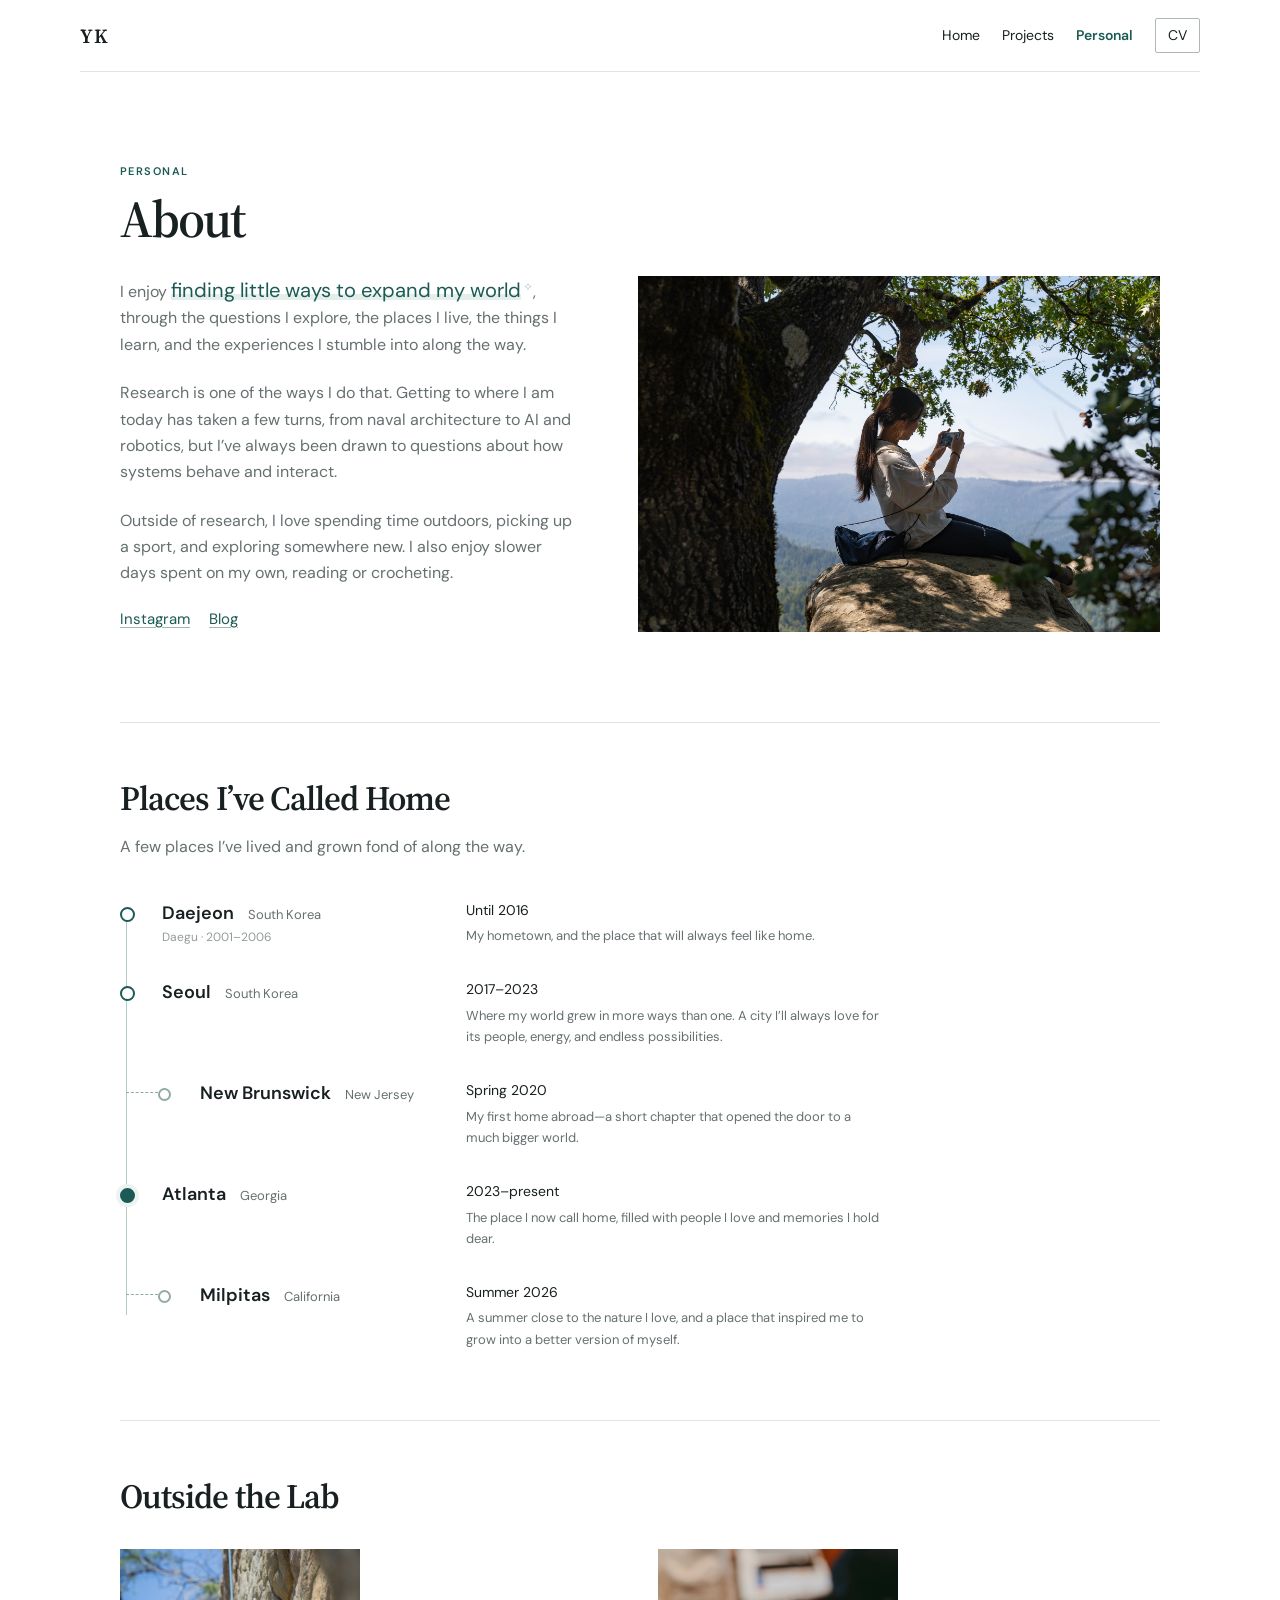
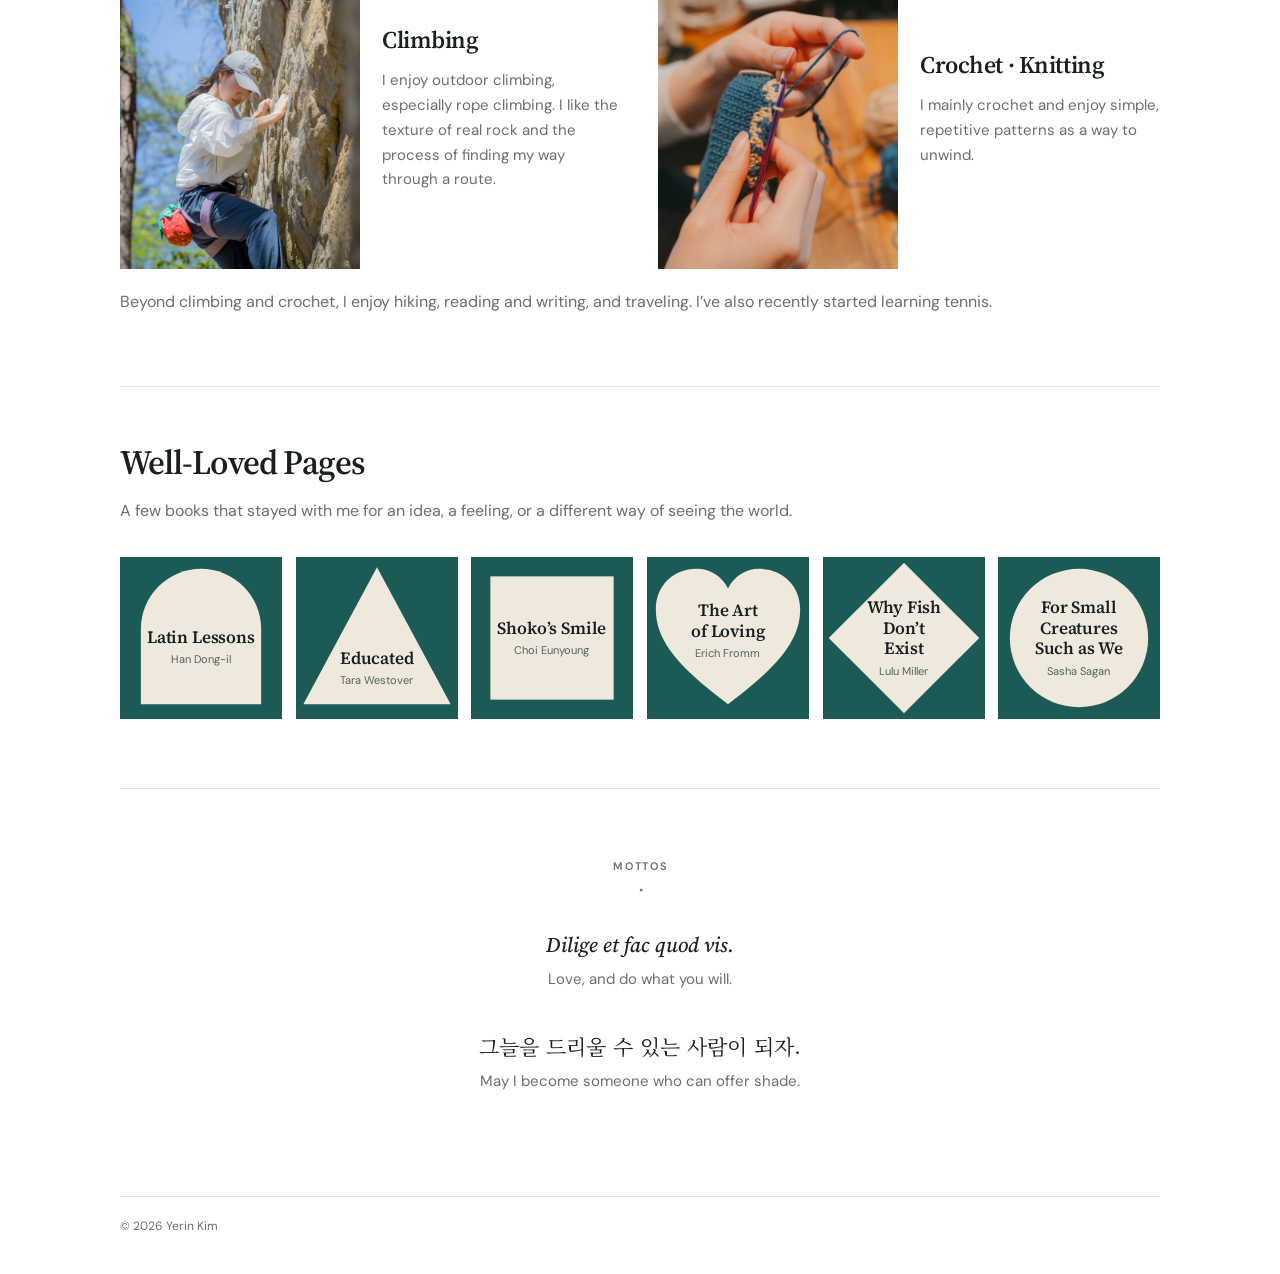
<file: personal.html>
<!DOCTYPE html>
<html lang="en">
<head>
  <meta charset="UTF-8">
  <meta name="viewport" content="width=device-width, initial-scale=1">
  <meta name="description" content="Outside research: climbing, crochet, and places Yerin Kim has called home.">
  <title>Yerin Kim | Personal</title>
  <link rel="preconnect" href="https://fonts.googleapis.com">
  <link href="https://fonts.googleapis.com/css2?family=DM+Sans:wght@400;500;600&amp;family=Noto+Serif+KR:wght@400&amp;family=Source+Serif+4:ital,opsz,wght@0,8..60,500;0,8..60,600;1,8..60,500&amp;display=swap" rel="stylesheet">
  <link rel="stylesheet" href="styles.css">
  <link rel="stylesheet" href="personal.css">
  <meta property="og:type" content="website">
  <meta property="og:site_name" content="Yerin Kim">
  <meta property="og:title" content="Yerin Kim | Personal">
  <meta property="og:description" content="Outside research: climbing, crochet, and places I’ve called home.">
  <meta property="og:url" content="https://yerinkim-yk.github.io/personal">
  <meta property="og:image" content="https://yerinkim-yk.github.io/assets/personal-outdoors.jpg">
  <meta property="og:image:type" content="image/jpeg">
  <meta property="og:image:alt" content="Yerin overlooking the mountains from a rock beneath a tree">
  <meta name="twitter:card" content="summary_large_image">
  <meta name="twitter:title" content="Yerin Kim | Personal">
  <meta name="twitter:description" content="Outside research: climbing, crochet, and places I’ve called home.">
  <meta name="twitter:image" content="https://yerinkim-yk.github.io/assets/personal-outdoors.jpg">
  <meta name="twitter:image:alt" content="Yerin overlooking the mountains from a rock beneath a tree">
</head>
<body class="personal-page">
  <header class="site-header">
    <a class="wordmark" href="./" aria-label="Yerin Kim home">YK</a>
    <nav aria-label="Primary navigation">
      <a href="./">Home</a>
      <a href="projects">Projects</a>
      <a href="personal" aria-current="page">Personal</a>
      <a href="cv" class="nav-cv">CV</a>
    </nav>
  </header>
  <main>
    <section class="personal-about" aria-labelledby="about-heading">
      <div class="about-heading">
        <p class="eyebrow">Personal</p>
        <h1 id="about-heading">About</h1>
      </div>
      <div class="about-copy">
        <p>I enjoy <span class="about-accent">finding little ways to expand my world</span><span class="about-spark" aria-hidden="true">✧</span>, through the questions I explore, the places I live, the things I learn, and the experiences I stumble into along the way.</p>
        <p>Research is one of the ways I do that. Getting to where I am today has taken a few turns, from naval architecture to AI and robotics, but I’ve always been drawn to questions about how systems behave and interact.</p>
        <p>Outside of research, I love spending time outdoors, picking up a sport, and exploring somewhere new. I also enjoy slower days spent on my own, reading or crocheting.</p>
        <p class="about-links"><a href="https://www.instagram.com/yr.inyerin/" target="_blank" rel="noreferrer">Instagram</a><a href="https://blog.naver.com/yerinnn0" target="_blank" rel="noreferrer">Blog</a></p>
      </div>
      <div class="about-photo"><img src="assets/personal-outdoors.jpg" width="2048" height="1365" alt="Yerin taking a photograph while sitting on a rock overlooking the mountains"></div>
    </section>
    <section class="personal-places" aria-labelledby="places-heading">
      <h2 id="places-heading">Places I’ve Called Home</h2>
      <p class="places-intro">A few places I’ve lived and grown fond of along the way.</p>
      <ol class="places-list" aria-label="Places lived, in chronological order">
        <li><h3>Daejeon <span>South Korea</span><small class="places-aside">Daegu · 2001–2006</small></h3><p>Until 2016 <span>My hometown, and the place that will always feel like home.</span></p></li>
        <li><h3>Seoul <span>South Korea</span></h3><p>2017–2023 <span>Where my world grew in more ways than one. A city I’ll always love for its people, energy, and endless possibilities.</span></p></li>
        <li class="temporary-stay"><h3>New Brunswick <span>New Jersey</span></h3><p>Spring 2020 <span>My first home abroad—a short chapter that opened the door to a much bigger world.</span></p></li>
        <li class="current-home"><h3>Atlanta <span>Georgia</span></h3><p>2023–present <span>The place I now call home, filled with people I love and memories I hold dear.</span></p></li>
        <li class="temporary-stay"><h3>Milpitas <span>California</span></h3><p>Summer 2026 <span>A summer close to the nature I love, and a place that inspired me to grow into a better version of myself.</span></p></li>
      </ol>
    </section>
    <section class="personal-interests" aria-labelledby="interests-heading">
      <h2 id="interests-heading">Outside the Lab</h2>
      <div class="interest-grid">
        <article>
          <img src="assets/personal-climbing.jpg" width="1200" height="1800" alt="Yerin rope climbing on an outdoor rock face" loading="lazy">
          <div class="interest-copy">
            <h3>Climbing</h3>
            <p>I enjoy outdoor climbing, especially rope climbing. I like the texture of real rock and the process of finding my way through a route.</p>
          </div>
        </article>
        <article>
          <img src="assets/personal-crochet.jpg" width="1200" height="1799" alt="Hands working with a crochet hook and blue yarn" loading="lazy">
          <div class="interest-copy">
            <h3>Crochet · Knitting</h3>
            <p>I mainly crochet and enjoy simple, repetitive patterns as a way to unwind.</p>
          </div>
        </article>
      </div>
      <p class="interests-intro">Beyond climbing and crochet, I enjoy hiking, reading and writing, and traveling. I’ve also recently started learning tennis.</p>
    </section>
    <section class="personal-books" aria-labelledby="books-heading">
      <h2 id="books-heading">Well-Loved Pages</h2>
      <p class="books-intro">A few books that stayed with me for an idea, a feeling, or a different way of seeing the world.</p>
      <ol class="book-list">
        <li class="shape-arch"><div class="book-shape"><h3>Latin Lessons</h3><p>Han Dong-il</p></div></li>
        <li class="shape-triangle"><div class="book-shape"><h3>Educated</h3><p>Tara Westover</p></div></li>
        <li class="shape-square"><div class="book-shape"><h3>Shoko’s Smile</h3><p>Choi Eunyoung</p></div></li>
        <li class="shape-heart"><div class="book-shape"><h3>The Art of Loving</h3><p>Erich Fromm</p></div></li>
        <li class="shape-diamond"><div class="book-shape"><h3>Why Fish Don’t Exist</h3><p>Lulu Miller</p></div></li>
        <li class="shape-circle"><div class="book-shape"><h3>For Small Creatures Such as We</h3><p>Sasha Sagan</p></div></li>
      </ol>
    </section>
    <section class="personal-epilogue" aria-labelledby="mottos-label">
      <p class="epilogue-label" id="mottos-label">Mottos</p>
      <p><span class="motto-original" lang="la">Dilige et fac quod vis.</span><br><span class="motto-translation">Love, and do what you will.</span></p>
      <p><span class="motto-original" lang="ko">그늘을 드리울 수 있는 사람이 되자.</span><br><span class="motto-translation">May I become someone who can offer shade.</span></p>
    </section>
  </main>
  <footer><p>© 2026 Yerin Kim</p></footer>
  <script data-goatcounter="https://yerinkim.goatcounter.com/count" async src="https://gc.zgo.at/count.js"></script>
</body>
</html>
</file>
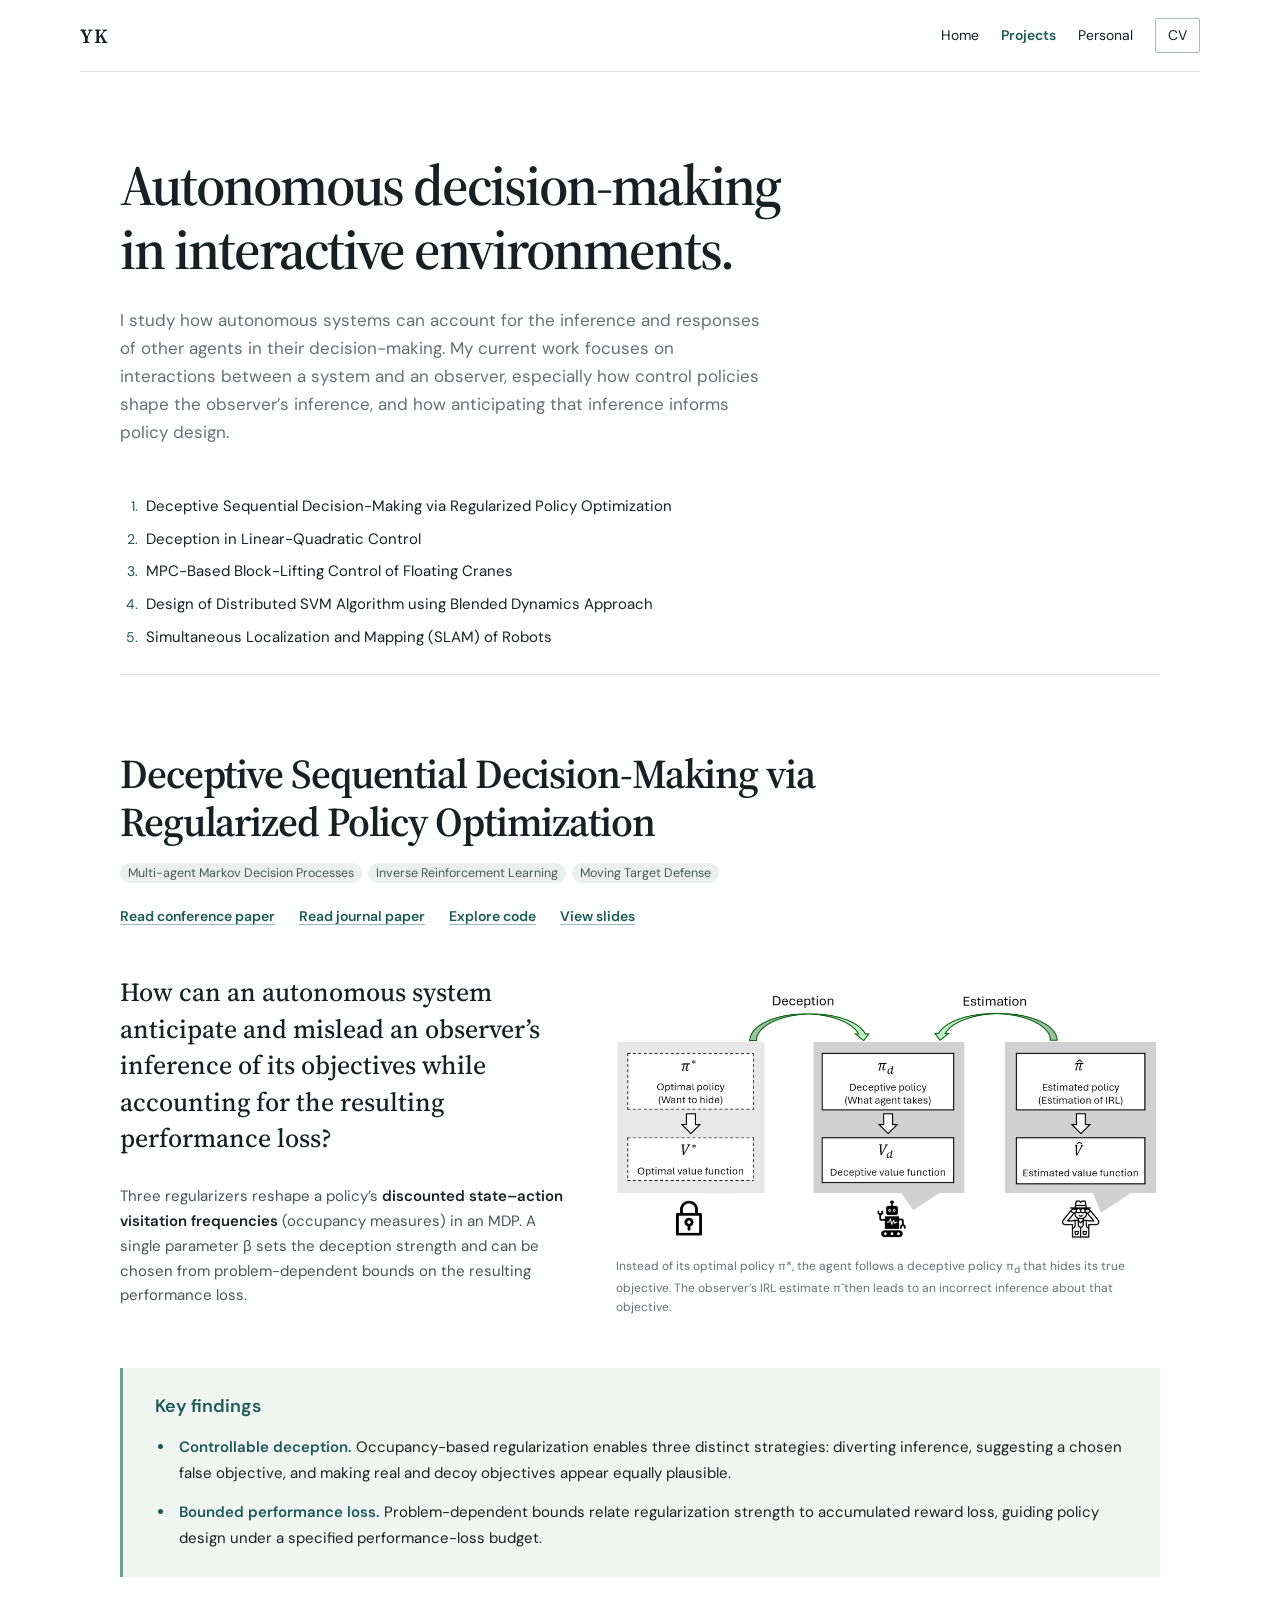
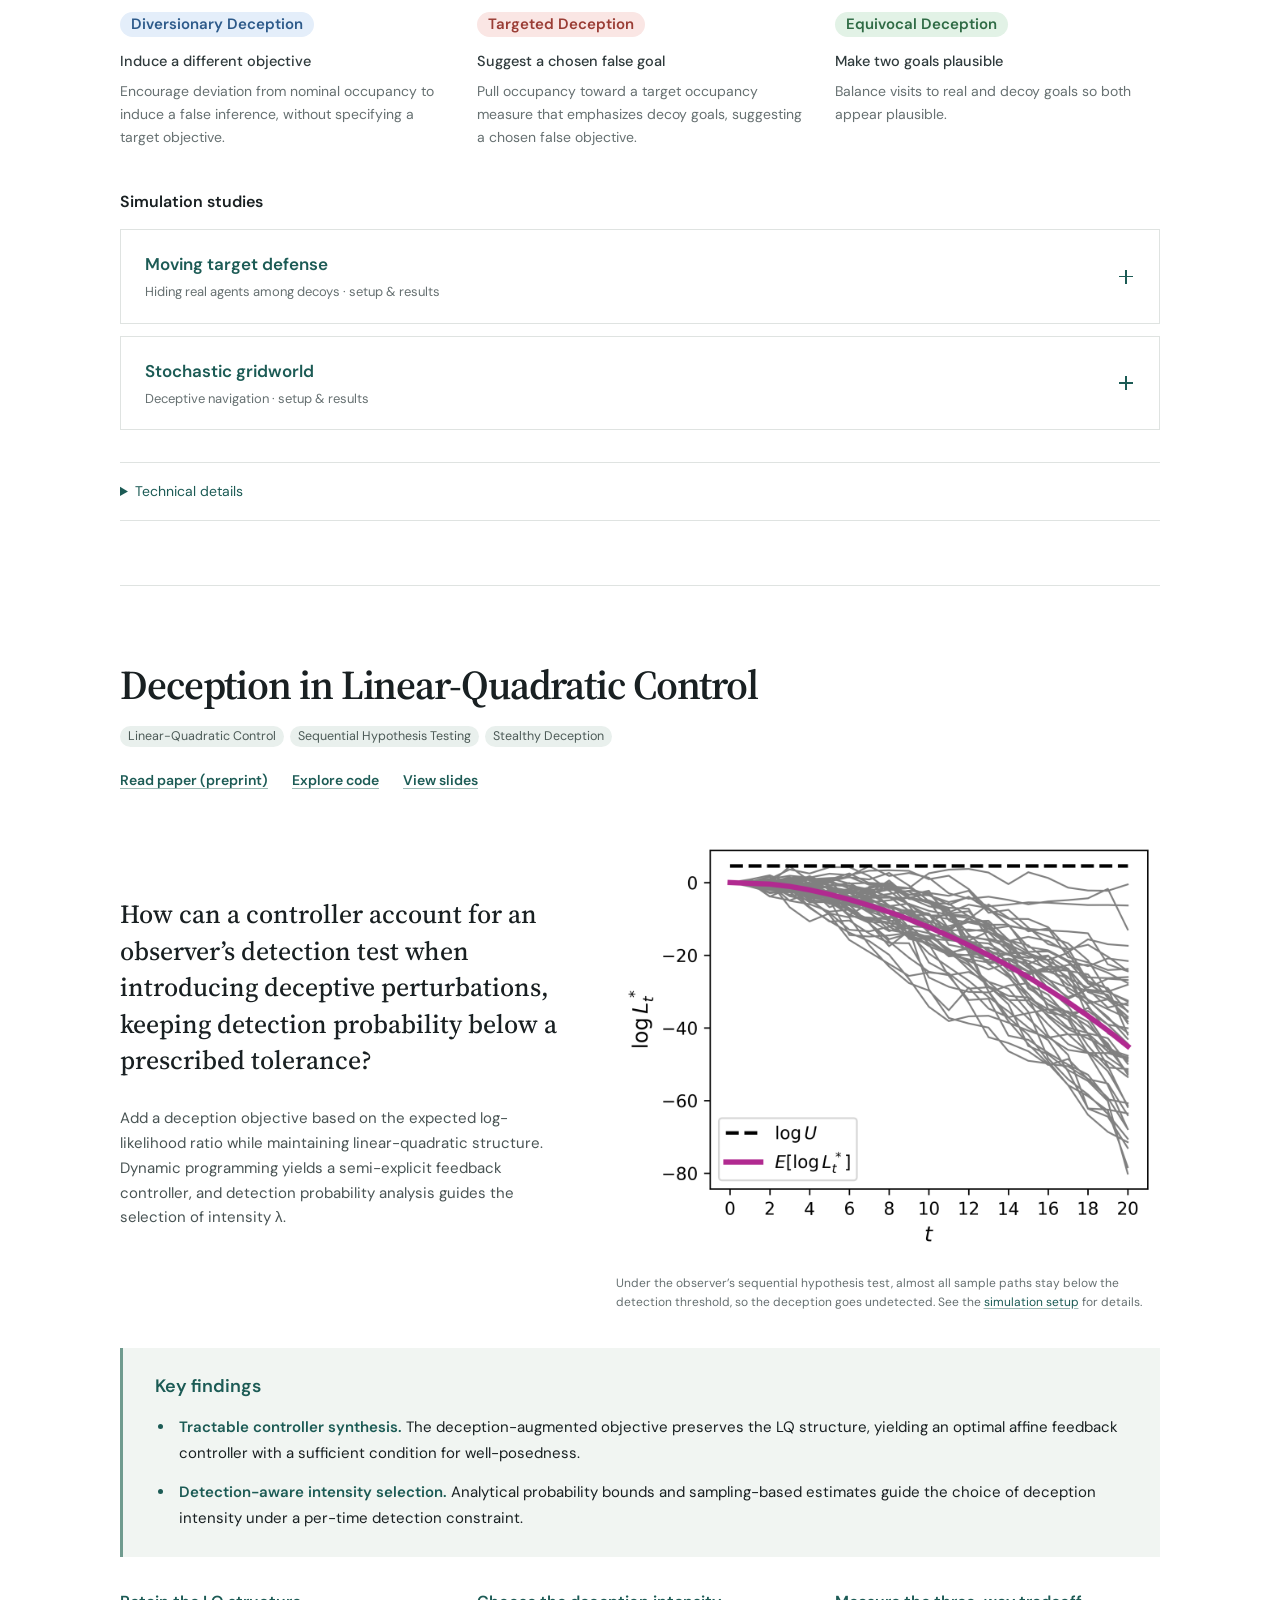
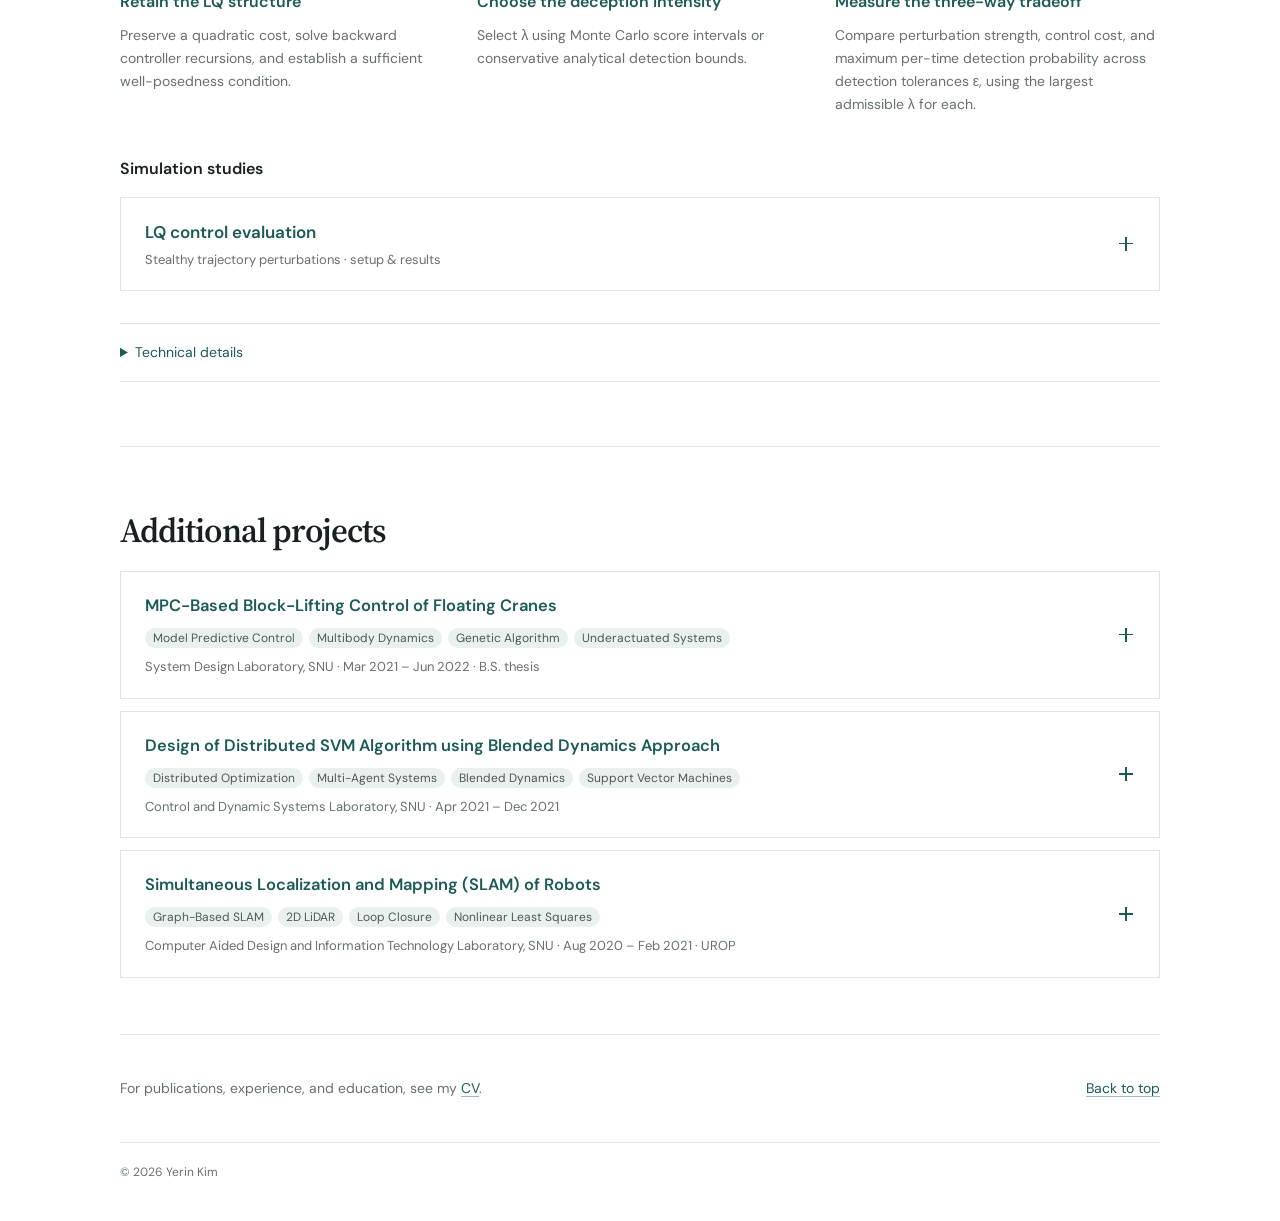
<file: projects.html>
<!doctype html>
<html lang="en">
<head>
<meta charset="utf-8"><meta name="viewport" content="width=device-width, initial-scale=1">
<meta name="description" content="Research projects by Yerin Kim: deceptive policy optimization with performance guarantees, and stealthy deception in linear-quadratic control.">
<title>Yerin Kim | Projects</title>
<link rel="preconnect" href="https://fonts.googleapis.com">
<link rel="preconnect" href="https://fonts.gstatic.com" crossorigin>
<link href="https://fonts.googleapis.com/css2?family=DM+Sans:wght@400;500;600&amp;family=Source+Serif+4:opsz,wght@8..60,500;8..60,600&amp;display=swap" rel="stylesheet">
<link rel="stylesheet" href="styles.css?v=3"><link rel="stylesheet" href="projects.css?v=8">
<meta property="og:type" content="website">
<meta property="og:site_name" content="Yerin Kim">
<meta property="og:title" content="Yerin Kim | Projects">
<meta property="og:description" content="Research projects by Yerin Kim: deceptive policy optimization with performance guarantees, and stealthy deception in linear-quadratic control.">
<meta property="og:url" content="https://yerinkim-yk.github.io/projects">
<meta property="og:image" content="https://yerinkim-yk.github.io/assets/deception-estimation-framework.png">
<meta property="og:image:alt" content="Optimal, deceptive, and observer-estimated policies and their associated value functions">
<meta name="twitter:card" content="summary_large_image">
<meta name="twitter:title" content="Yerin Kim | Projects">
<meta name="twitter:description" content="Research projects by Yerin Kim: deceptive policy optimization with performance guarantees, and stealthy deception in linear-quadratic control.">
<meta name="twitter:image" content="https://yerinkim-yk.github.io/assets/deception-estimation-framework.png">
</head>
<body class="project-page">
<a class="skip" href="#main">Skip to projects</a>
<header class="site-header"><a class="wordmark" href="./" aria-label="Yerin Kim home">YK</a><nav aria-label="Primary navigation"><a href="./">Home</a><a href="projects" aria-current="page">Projects</a><a href="personal">Personal</a><a class="nav-cv" href="cv">CV</a></nav></header>
<main id="main">
<section class="project-intro" aria-labelledby="page-title"><h1 id="page-title">Autonomous decision-making<br>in interactive environments.</h1><p class="intro-copy">I study how autonomous systems can account for the inference and responses of other agents in their decision-making. My current work focuses on interactions between a system and an observer, especially how control policies shape the observer’s inference, and how anticipating that inference informs policy design.</p></section>
<nav class="project-index" aria-label="Project index"><ol>
<li><a href="#sequential">Deceptive Sequential Decision-Making via Regularized Policy Optimization</a></li>
<li><a href="#lq">Deception in Linear-Quadratic Control</a></li>
<li><a href="#floating-crane">MPC-Based Block-Lifting Control of Floating Cranes</a></li>
<li><a href="#distributed-svm">Design of Distributed SVM Algorithm using Blended Dynamics Approach</a></li>
<li><a href="#graph-slam">Simultaneous Localization and Mapping (SLAM) of Robots</a></li>
</ol></nav>
<article class="project-case" id="sequential" aria-labelledby="sequential-title">
<h2 id="sequential-title">Deceptive Sequential Decision-Making via Regularized Policy Optimization</h2>
<ul class="card-tags" aria-label="Keywords"><li>Multi-agent Markov Decision Processes</li><li>Inverse Reinforcement Learning</li><li>Moving Target Defense</li></ul>
<div class="case-links"><a href="https://ieeexplore.ieee.org/abstract/document/10773660" target="_blank" rel="noreferrer">Read conference paper</a><a href="https://doi.org/10.1080/01605682.2026.2757159" target="_blank" rel="noreferrer">Read journal paper</a><a href="https://github.com/yerinkim-yk/DeceptionMTD" target="_blank" rel="noreferrer">Explore code</a><a href="assets/slides-deceptive-policy-optimization.pdf" target="_blank" rel="noreferrer">View slides</a></div>
<div class="case-overview">
<div class="case-question"><p class="research-question">How can an autonomous system anticipate and mislead an observer’s inference of its objectives while accounting for the resulting performance loss?</p><p>Three regularizers reshape a policy’s <strong class="key-phrase">discounted state–action visitation frequencies</strong> (occupancy measures) in an MDP. A single parameter β sets the deception strength and can be chosen from problem-dependent bounds on the resulting performance loss.</p></div>
<figure><img src="assets/deception-estimation-framework.png" alt="Optimal, deceptive, and observer-estimated policies and their associated value functions"><figcaption>Instead of its optimal policy π*, the agent follows a deceptive policy π<sub>d</sub> that hides its true objective. The observer’s IRL estimate π̂ then leads to an incorrect inference about that objective.</figcaption></figure>
</div>
<section class="key-findings" aria-labelledby="sequential-findings"><h3 id="sequential-findings">Key findings</h3><ul>
<li><strong>Controllable deception.</strong> Occupancy-based regularization enables three distinct strategies: diverting inference, suggesting a chosen false objective, and making real and decoy objectives appear equally plausible.</li>
<li><strong>Bounded performance loss.</strong> Problem-dependent bounds relate regularization strength to accumulated reward loss, guiding policy design under a specified performance-loss budget.</li>
</ul></section>
<div class="method-grid">
<section><h3 class="strategy-title strategy-blue">Diversionary Deception</h3><p class="method-lead">Induce a different objective</p><p>Encourage deviation from nominal occupancy to induce a false inference, without specifying a target objective.</p></section>
<section><h3 class="strategy-title strategy-red">Targeted Deception</h3><p class="method-lead">Suggest a chosen false goal</p><p>Pull occupancy toward a target occupancy measure that emphasizes decoy goals, suggesting a chosen false objective.</p></section>
<section><h3 class="strategy-title strategy-green">Equivocal Deception</h3><p class="method-lead">Make two goals plausible</p><p>Balance visits to real and decoy goals so both appear plausible.</p></section>
</div>
<section class="simulation-section" aria-labelledby="simulation-title"><h3 id="simulation-title">Simulation studies</h3>
<details class="simulation-toggle"><summary><span><strong>Moving target defense</strong><small>Hiding real agents among decoys · setup &amp; results</small></span><span class="toggle-icon" aria-hidden="true"></span></summary><div class="simulation-content evidence-block">
<p>The observer uses inferred rewards to identify real agents among decoys. Tests cover apprenticeship learning, maximum-entropy IRL, and deep maximum-entropy IRL; agent-likelihood estimates are averaged over 100 runs.</p>
<div class="experiment-setup"><strong>MTD setup · Section IV</strong><ul>
<li><strong>System:</strong> 5 agents; 4 states (normal, targeted, exploited, breached), 3 actions (wait, defend, reset); 248,832 joint state–action pairs. All start normal; transitions follow Fig. 1.</li>
<li><strong>Rewards:</strong> R = 10; C<sub>T</sub> = 0.1, C<sub>E</sub> = 3, C<sub>B</sub> = 4; C<sub>D</sub> = 5, C<sub>R</sub> = 20. Decoy rewards = 1% of real-agent rewards; v<sub>reach</sub> = 7.</li>
<li><strong>Metric:</strong> accumulated discounted reward / non-deceptive optimal reward, for the same configuration.</li>
</ul></div>
<div class="results-table-wrap"><table class="results-table"><caption>MTD reward retention at selected β values · Section IV, Fig. 5</caption><thead><tr><th scope="col">Strategy</th><th scope="col">Agent configuration</th><th scope="col">Parameter</th><th scope="col">Reward retained</th></tr></thead><tbody>
<tr><th scope="row">Diversionary</th><td>1 real + 4 decoys</td><td>β = 0.4</td><td>98.04%</td></tr>
<tr><th scope="row">Diversionary</th><td>2 real + 3 decoys</td><td>β = 0.4</td><td>99.07%</td></tr>
<tr><th scope="row">Targeted</th><td>1 real + 1 target decoy + 3 other decoys</td><td>β = 0.02</td><td>99.95%</td></tr>
<tr><th scope="row">Targeted</th><td>1 real + 2 target decoys + 2 other decoys</td><td>β = 0.02</td><td>99.90%</td></tr>
<tr><th scope="row">Equivocal</th><td>1 real + 1 target decoy + 3 other decoys</td><td>β = 50</td><td>99.99%</td></tr>
<tr><th scope="row">Equivocal</th><td>1 real + 2 target decoys + 2 other decoys</td><td>β = 50</td><td>99.98%</td></tr>
</tbody></table><p class="source-note">These are policy-value comparisons, not IRL success rates. The 100-run averages above apply to the separate observer-inference evaluations.</p></div>
</div></details>
<details class="simulation-toggle"><summary><span><strong>Stochastic gridworld</strong><small>Deceptive navigation · setup &amp; results</small></span><span class="toggle-icon" aria-hidden="true"></span></summary><div class="simulation-content evidence-block">
<div class="experiment-setup"><strong>Gridworld setup · Appendix V</strong><ul>
<li><strong>Task:</strong> one agent, 5 × 5 grid; upper-left → lower-right, then reset. Preferred route: right then down; decoy: down then right.</li>
<li><strong>Dynamics:</strong> intended direction with probability 0.9; otherwise uniformly random. γ = 0.9; v<sub>reach</sub> = 3.</li>
<li><strong>Rewards:</strong> 0.1 on the preferred path, 10.1 at the terminal state, −0.1 elsewhere.</li>
</ul></div>
<figure class="simulation-figure"><a href="assets/gridworld_occupancy_1x4.png" target="_blank" rel="noreferrer" aria-label="Open gridworld state occupancy figure at full size"><img src="assets/gridworld_occupancy_1x4.png" alt="State occupancy in the specified 5 by 5 gridworld: nominal policy, diversionary deception at beta 0.07, targeted deception at beta 0.15, and equivocal deception at beta 0.05. S marks the start and T the terminal state." loading="lazy" width="3925" height="995"></a><figcaption>State occupancies under the gridworld setup above: no deception, diversionary (β = 0.07), targeted (β = 0.15), and equivocal (β = 0.05). S: start; T: terminal state. Click to enlarge.</figcaption></figure>
<div class="results-table-wrap"><table class="results-table"><caption>Gridworld reward retention relative to its own non-deceptive optimum · Fig. 8</caption><thead><tr><th scope="col">Strategy</th><th scope="col">Parameter</th><th scope="col">Reward retained</th></tr></thead><tbody>
<tr><th scope="row">Diversionary</th><td>β = 0.07</td><td>84.61%</td></tr>
<tr><th scope="row">Targeted</th><td>β = 0.15</td><td>84.51%</td></tr>
<tr><th scope="row">Equivocal</th><td>β = 0.05</td><td>90.85%</td></tr>
</tbody></table></div>
<p>This example evaluates occupancy patterns, not IRL success. Its larger reward loss shows that deception costs depend on the environment.</p>
</div></details></section>
<details class="technical-note"><summary>Technical details</summary>
<dl class="technical-list">
<div><dt>Performance bounds</dt><dd>Theorems 1–3 bound reward loss linearly in β for a fixed problem. Use these problem-dependent bounds to choose β from an allowable loss budget.</dd></div>
<div><dt>Computation</dt><dd>Targeted and equivocal synthesis are convex quadratic programs. Diversionary synthesis is generally NP-hard. Joint state–action spaces can grow exponentially with agent count.</dd></div>
<div><dt>Inference result</dt><dd>Proposition 1 links nearby occupancy measures to mutual regret for fixed linear reward models. Deep IRL results are empirical.</dd></div>
<div><dt>Assumptions &amp; limits</dt><dd>Finite discounted MDP; known dynamics and rewards; visitation-based inference. Deception is not guaranteed against every observer. Adaptive adversaries remain future work.</dd></div>
</dl>
</details>
</article>
<article class="project-case" id="lq" aria-labelledby="lq-title">
<h2 id="lq-title">Deception in Linear-Quadratic Control</h2>
<ul class="card-tags" aria-label="Keywords"><li>Linear-Quadratic Control</li><li>Sequential Hypothesis Testing</li><li>Stealthy Deception</li></ul>
<div class="case-links"><a href="https://arxiv.org/abs/2604.00227" target="_blank" rel="noreferrer">Read paper (preprint)</a><a href="https://github.com/yerinkim-yk/Deception-in-LQ-control" target="_blank" rel="noreferrer">Explore code</a><a href="assets/slides-deception-lq-control.pdf" target="_blank" rel="noreferrer">View slides</a></div>

<div class="case-overview"><div class="case-question"><p class="research-question">How can a controller account for an observer’s detection test when introducing deceptive perturbations, keeping detection probability below a prescribed tolerance?</p><p>Add a deception objective based on the expected log-likelihood ratio while maintaining linear-quadratic structure. Dynamic programming yields a semi-explicit feedback controller, and detection probability analysis guides the selection of intensity λ.</p></div><figure><img src="assets/lq-detection.png" alt="Sample log-likelihood-ratio trajectories and their mean below the SPRT detection threshold at deception intensity 0.04" loading="lazy"><figcaption>Under the observer’s sequential hypothesis test, almost all sample paths stay below the detection threshold, so the deception goes undetected. See the <a href="#lq-setup">simulation setup</a> for details.</figcaption></figure></div>
<section class="key-findings" aria-labelledby="lq-findings"><h3 id="lq-findings">Key findings</h3><ul>
<li><strong>Tractable controller synthesis.</strong> The deception-augmented objective preserves the LQ structure, yielding an optimal affine feedback controller with a sufficient condition for well-posedness.</li>
<li><strong>Detection-aware intensity selection.</strong> Analytical probability bounds and sampling-based estimates guide the choice of deception intensity under a per-time detection constraint.</li>
</ul></section>
<div class="method-grid">
<section><h3>Retain the LQ structure</h3><p>Preserve a quadratic cost, solve backward controller recursions, and establish a sufficient well-posedness condition.</p></section>
<section><h3>Choose the deception intensity</h3><p>Select λ using Monte Carlo score intervals or conservative analytical detection bounds.</p></section>
<section><h3>Measure the three-way tradeoff</h3><p>Compare perturbation strength, control cost, and maximum per-time detection probability across detection tolerances ε, using the largest admissible λ for each.</p></section>
</div>
<section class="simulation-section" aria-labelledby="lq-simulation-title"><h3 id="lq-simulation-title">Simulation studies</h3>
<details class="simulation-toggle" id="lq-evaluation"><summary id="lq-results"><span><strong>LQ control evaluation</strong><small>Stealthy trajectory perturbations · setup &amp; results</small></span><span class="toggle-icon" aria-hidden="true"></span></summary><div class="simulation-content evidence-block">
<div class="experiment-setup" id="lq-setup"><strong>LQ simulation setup · applies to this project’s figure and numerical results</strong><ul>
<li><strong>System:</strong> n = 1, states (v, p), T = 20, initial state (1, 4). Independent Gaussian noise: Σ<sub>z</sub><sup>2</sup> = Σ<sub>y</sub><sup>2</sup> = 0.05.</li>
<li><strong>Cost:</strong> R<sub>α</sub> = R<sub>v</sub> = T<sub>v</sub> = 1; R<sub>β</sub> = 10; reference v̄<sub>t</sub> = 1 − t/20.</li>
<li><strong>Deception / observer:</strong> F<sub>b</sub> = 0.5, F<sub>c</sub> = −0.1, f<sub>d</sub> = 0; SPRT a = b = 0.01 (U = 99).</li>
</ul></div>
<div class="result-strip lq-result"><div><span class="result-number">ε = 0.02</span><span class="result-label">per-time detection tolerance · λ = 0.04</span></div><p>In the <a href="#lq-setup">scalar, T = 20 simulation setup</a>: 20,000 Monte Carlo samples at λ = 0.04 yield 95% score-interval upper endpoints below 2% at every time step.</p></div>
<p>In the setup above, state and control trajectories at λ = 0.04 deviate from the λ = 0 baseline, while almost all of 50 sampled likelihood-ratio paths stay below the detection threshold.</p>
<p>In the figure at the top of this project, gray lines are these 50 sampled log-likelihood ratios at λ = 0.04, magenta is their expectation, and the dashed line is the threshold log U (Fig. 3b).</p>
<p><strong>Scope.</strong> Demonstrates low-detectability perturbations under the modeled test. Downstream inference error remains future work.</p>
</div></details>
</section>
<details class="technical-note"><summary>Technical details</summary>
<dl class="technical-list">
<div><dt>Control objective</dt><dd><p class="criterion">J<sub>blue</sub>(u) = J<sub>primary</sub>(u) − λ E[log L<sub>T</sub>].</p>The likelihood ratio compares deceptive and nominal hypotheses. Increasing λ encourages perturbations; stealthiness is checked separately.</dd></div>
<div><dt>Detection criterion</dt><dd><p class="criterion">P(log L<sub>t</sub><sup>*</sup> ≥ log U) ≤ ε, for every t = 0, …, T.</p>A <strong>per-time constraint</strong>, not a horizon-wide crossing guarantee. Below the upper threshold, the observer may still be undecided.</dd></div>
<div><dt>Controller existence</dt><dd>Theorem 1 provides a sufficient condition for unique controller recursions. In the scalar case, 0 ≤ λ ≤ R<sub>β</sub>Σ<sub>y</sub><sup>2</sup> spans nominal control to the prescribed deceptive input.</dd></div>
<div><dt>Bounds vs. estimates</dt><dd>Theorem 2 gives a conservative analytical detection bound. Monte Carlo score intervals quantify sampling uncertainty; they are neither deterministic nor simultaneous guarantees across time.</dd></div>
<div><dt>Numerical comparison</dt><dd>For the <a href="#lq-setup">specified scalar setup</a> at λ = 0.04: the analytical bound limits detection probability to less than 90%, while 20,000 Monte Carlo samples yield per-time 95% score-interval upper endpoints below 2% (Fig. 2).</dd></div>
<div><dt>Assumptions &amp; limits</dt><dd>Full-state observation, Gaussian noise, and a known deception pattern. The analytical bound uses a zero affine offset. Reactive adversaries and downstream inference remain future work.</dd></div>
</dl>
</details>
</article>
<section class="additional-projects" id="additional" aria-labelledby="additional-title">
<h2 id="additional-title">Additional projects</h2>
<details class="simulation-toggle" id="floating-crane"><summary><span><strong>MPC-Based Block-Lifting Control of Floating Cranes</strong><span class="mini-tags"><span>Model Predictive Control</span><span>Multibody Dynamics</span><span>Genetic Algorithm</span><span>Underactuated Systems</span></span><small>System Design Laboratory, SNU · Mar 2021 – Jun 2022 · B.S. thesis</small></span><span class="toggle-icon" aria-hidden="true"></span></summary><div class="simulation-content mini-case">
<figure class="mini-figure"><img src="assets/additional-floating-crane.png" alt="Two-dimensional floating crane model: a barge with heave and pitch, a boom at angle theta boom, and a block hanging from a wire rope of length l" loading="lazy" width="1400" height="937"><figcaption>2D floating crane model. The controller adjusts the boom angle and wire-rope length to position the block while the barge heaves and pitches.</figcaption></figure>
<p class="mini-takeaway">Model predictive control positions a wire-suspended block within a small error, and added constraints can directly limit behavior such as overshoot.</p>
<div class="mini-grid">
<div><h4>Problem</h4><p>A floating crane is an underactuated multibody system in which the block hangs from the boom on a wire rope and wind and waves act as disturbances.</p></div>
<div><h4>Approach</h4><p>The crane is modeled with discrete Euler–Lagrange equations inside a feedback MPC loop, and a genetic algorithm solves the strongly nonlinear optimization.</p></div>
<div><h4>Result</h4><p>Set-point regulation, step tracking, and trajectory tracking were achieved within a small error in simulation. An overshoot constraint kept step-tracking overshoot within the set limit.</p></div>
</div>
<div class="case-links"><a href="https://doi.org/10.1093/jcde/qwag068" target="_blank" rel="noreferrer">Related journal paper</a></div>
</div></details>
<details class="simulation-toggle" id="distributed-svm"><summary><span><strong>Design of Distributed SVM Algorithm using Blended Dynamics Approach</strong><span class="mini-tags"><span>Distributed Optimization</span><span>Multi-Agent Systems</span><span>Blended Dynamics</span><span>Support Vector Machines</span></span><small>Control and Dynamic Systems Laboratory, SNU · Apr 2021 – Dec 2021</small></span><span class="toggle-icon" aria-hidden="true"></span></summary><div class="simulation-content mini-case">
<figure class="mini-figure"><img src="assets/additional-distributed-svm.png" alt="Two scatter plots of 20 two-class data points with the agents' local hyperplanes overlapping the global optimal hyperplane, for coupling gains 300 and 1000" loading="lazy" width="1400" height="737"><figcaption>20 agents, one data point each. Colored lines are the agents’ local hyperplanes, and the bold dashed line is the global optimal hyperplane. A larger coupling gain k (300 → 1000) tightens the consensus.</figcaption></figure>
<p class="mini-takeaway">Agents reach consensus near the globally optimal SVM classifier without directly exchanging their training data.</p>
<div class="mini-grid">
<div><h4>Problem</h4><p>Labeled data are distributed across a network of agents, and collecting them in one place raises scalability and privacy concerns.</p></div>
<div><h4>Approach</h4><p>Each agent runs local dynamics coupled to its neighbors, and with strong coupling all agents approximately follow the blended dynamics, designed to converge to the optimal SVM solution.</p></div>
<div><h4>Result</h4><p>Local hyperplanes reach consensus near the global optimum. Because the equilibrium does not depend on initial conditions, online learning is possible even as new agents join.</p></div>
</div>
<div class="case-links"><a href="https://www.dbpia.co.kr/journal/articleDetail?nodeId=NODE11027646" target="_blank" rel="noreferrer">Paper</a><a href="https://github.com/yerinkim-yk/Distributed-Support-Vector-Machine" target="_blank" rel="noreferrer">Code</a><a href="assets/slides-distributed-svm.pdf" target="_blank" rel="noreferrer">Slides</a></div>
</div></details>
<details class="simulation-toggle" id="graph-slam"><summary><span><strong>Simultaneous Localization and Mapping (SLAM) of Robots</strong><span class="mini-tags"><span>Graph-Based SLAM</span><span>2D LiDAR</span><span>Loop Closure</span><span>Nonlinear Least Squares</span></span><small>Computer Aided Design and Information Technology Laboratory, SNU · Aug 2020 – Feb 2021 · UROP</small></span><span class="toggle-icon" aria-hidden="true"></span></summary><div class="simulation-content mini-case">
<figure class="mini-figure"><img src="assets/additional-graph-slam.png" alt="Three plots from 2D LiDAR data: the occupancy map with the estimated trajectory, the trajectory with detected loops marked, and the trajectory after pose-graph optimization" loading="lazy" width="1600" height="572"><figcaption>The left panel shows the map (magenta) and trajectory (green) from occupancy-grid SLAM, the middle panel marks detected loops (×), and the right panel shows the trajectory after the second graph optimization.</figcaption></figure>
<p class="mini-takeaway">Loop closure and graph optimization refine the scan-matching trajectory into the estimate that minimizes error over all constraints.</p>
<div class="mini-grid">
<div><h4>Problem</h4><p>A robot must estimate its path and a map together from noisy 2D LiDAR scans, and filtering methods accumulate error over wide areas.</p></div>
<div><h4>Approach</h4><p>In the front-end, occupancy-grid scan matching builds a pose graph and loop detection adds edges at revisited places. In the back-end, the graph is optimized by iterative local linearization of the least-squares error.</p></div>
<div><h4>Result</h4><p>On 2D LiDAR data collected in the SNU Central Library, loop constraints adjusted the trajectory, and it stopped changing after the second optimization.</p></div>
</div>
<div class="case-links"><a href="https://github.com/yerinkim-yk/2d-Lidar-Graph-SLAM" target="_blank" rel="noreferrer">Code</a><a href="assets/slides-graph-slam.pdf" target="_blank" rel="noreferrer">Slides</a></div>
</div></details>
</section>
<div class="project-end"><p>For publications, experience, and education, see my <a href="cv">CV</a>.</p><a href="#main">Back to top</a></div>
</main><footer><p>© 2026 Yerin Kim</p></footer>
<script data-goatcounter="https://yerinkim.goatcounter.com/count" async src="https://gc.zgo.at/count.js"></script>
<script>
// Reveal a linked experiment before scrolling to its setup.
function revealLinkedSection(hash) {
  if (!hash || hash.length < 2) return;
  const target = document.getElementById(hash.slice(1));
  if (!target) return;
  let section = target.closest('details');
  while (section) {
    section.open = true;
    section = section.parentElement.closest('details');
  }
  requestAnimationFrame(() => target.scrollIntoView({block: 'start'}));
}
document.addEventListener('click', event => {
  const link = event.target.closest('a[href^="#"]');
  if (link) revealLinkedSection(link.hash);
});
window.addEventListener('hashchange', () => revealLinkedSection(location.hash));
revealLinkedSection(location.hash);
// Re-scroll once images above have loaded, so a deep link lands on its section.
window.addEventListener('load', () => revealLinkedSection(location.hash));
</script>
</body></html>
</file>
<file: styles.css>
:root {
  --ink: #192022;
  --muted: #667071;
  --line: #dfe3e1;
  --soft: #f5f7f5;
  --accent: #1c5b55;
  --serif: "Source Serif 4", Georgia, serif;
  --sans: "DM Sans", Arial, sans-serif;
}

* { box-sizing: border-box; }
html { scroll-behavior: smooth; }
body { margin: 0; color: var(--ink); background: #fff; font: 400 16px/1.65 var(--sans); }
a { color: var(--accent); text-decoration-color: #9dbbb6; text-underline-offset: 0.18em; }
a:hover { color: #103d39; }

.site-header {
  width: min(1120px, calc(100% - 48px));
  min-height: 72px;
  margin: 0 auto;
  display: flex;
  align-items: center;
  justify-content: space-between;
  border-bottom: 1px solid var(--line);
}
.wordmark { color: var(--ink); font: 600 20px/1 var(--serif); letter-spacing: .04em; text-decoration: none; }
nav { display: flex; align-items: center; gap: 22px; font-size: 14px; }
nav a { color: var(--ink); text-decoration: none; }
nav a:hover { color: var(--accent); }
nav .nav-cv { padding: 5px 12px; border: 1px solid #aeb9b5; border-radius: 2px; }

main { width: min(1040px, calc(100% - 48px)); margin: 0 auto; }
.hero { padding: clamp(84px, 12vw, 148px) 0 clamp(82px, 10vw, 126px); }
.hero-identity { display: grid; grid-template-columns: 1fr 156px; gap: 48px; align-items: end; max-width: 760px; }
.eyebrow, .card-kicker { margin: 0 0 9px; color: var(--accent); font-size: 11px; font-weight: 600; letter-spacing: .13em; text-transform: uppercase; }
h1, h2, h3, h4 { margin: 0; line-height: 1.17; }
h1, h2, h3 { font-family: var(--serif); font-weight: 600; }
h1 { font-size: clamp(46px, 7vw, 76px); letter-spacing: -.038em; }
h2 { font-size: clamp(33px, 4.2vw, 48px); letter-spacing: -.027em; }
h3 { font-size: 26px; letter-spacing: -.018em; }
h4 { font-size: 15px; font-weight: 600; }
.affiliation { margin: 13px 0 0; color: var(--muted); font-size: 16px; line-height: 1.5; }
.advisor { margin: 0; color: var(--muted); font-size: 14px; }
.portrait { width: 156px; height: 156px; object-fit: cover; border-radius: 2px; filter: saturate(.88); }
.hero-copy { width: min(775px, 100%); margin-top: 62px; }
.hero-copy p { margin: 0 0 19px; font-size: 18px; }
.hero-copy .research-statement { font: 500 clamp(23px, 3vw, 32px)/1.33 var(--serif); letter-spacing: -.018em; }
.contact-links { display: flex; flex-wrap: wrap; gap: 8px 19px; padding-top: 10px; font-size: 15px !important; }

.section { padding: 92px 0; border-top: 1px solid var(--line); }
.section-heading { margin-bottom: 42px; }
.section-heading h2 { max-width: 700px; }
.featured-research { display: grid; gap: 30px; }
.research-card { padding: 35px; background: var(--soft); border: 1px solid #e7ebe8; }
.research-card-heading { padding-bottom: 27px; border-bottom: 1px solid #dbe1de; }
.research-card-heading h3 { margin-top: 0; }
.research-card-heading h3 a { color: inherit; text-decoration: none; }
.research-card-heading h3 a:hover { color: var(--accent); text-decoration: underline; text-decoration-color: #9dbbb6; }
.research-card-details { display: grid; grid-template-columns: minmax(0, 1.05fr) minmax(290px, .95fr); gap: 42px; align-items: center; padding-top: 28px; }
.research-card-copy p:not(.card-kicker) { margin: 15px 0 0; }
.research-card > .project-links { margin: 26px 0 0; }
.card-tags { display: flex; flex-wrap: wrap; gap: 6px; margin: 14px 0 0; padding: 0; list-style: none; }
.card-tags li { padding: 1px 8px; border-radius: 999px; background: #fff; color: #4c5a57; font-size: 12.5px; line-height: 1.5; }
.project-links { display: flex; flex-wrap: wrap; gap: 8px 20px; font-size: 14px; font-weight: 600; }
.research-visual { margin: 0; }
.research-visual img { display: block; width: 100%; max-height: 270px; object-fit: contain; background: #fff; }
figcaption { margin-top: 8px; color: var(--muted); font-size: 12px; }
.earlier-research { display: grid; grid-template-columns: .9fr 1fr 1fr 1fr; gap: 25px; margin-top: 52px; padding-top: 25px; border-top: 1px solid var(--line); }
.earlier-research .eyebrow { margin-top: 4px; }
.earlier-research h3 { font-size: 18px; }
.earlier-research h3 a { color: inherit; text-decoration: none; }
.earlier-research h3 a:hover { color: var(--accent); text-decoration: underline; text-decoration-color: #9dbbb6; }
.earlier-research p { margin: 9px 0 0; color: var(--muted); font-size: 14px; line-height: 1.55; }
.earlier-research .project-links { margin-top: 12px; gap: 6px 16px; font-size: 13px; color: inherit; }

.publication-list { margin: 0; padding: 0; list-style: none; counter-reset: publications; }
.publication-list li { position: relative; padding: 0 0 28px 34px; counter-increment: publications; }
.publication-list li::before { content: counter(publications, decimal-leading-zero); position: absolute; left: 0; top: 3px; color: var(--accent); font-size: 12px; font-weight: 600; }
.publication-list p { margin: 3px 0; font-size: 15px; }
.publication-title { font: 600 20px/1.32 var(--serif); }
.publication-title a { color: var(--ink); text-decoration-color: #b7c9c5; }
.publication-title a:hover { color: var(--accent); }
.venue, .publication-note { color: var(--muted); }
.citation-count { white-space: nowrap; }
.publication-note { margin: 3px 0 0 34px; font-size: 12px; }

.update-list { margin: 0; padding: 0; list-style: none; max-width: 770px; }
.update-list li { display: grid; grid-template-columns: 100px 1fr; gap: 20px; padding: 5px 0; }
.update-list time, .update-list .milestone-date { color: var(--muted); font-size: 13px; font-weight: 600; }

.background-grid { display: grid; grid-template-columns: 1fr 1fr; gap: 70px; }
.subheading { margin-bottom: 22px; font-size: 24px; }
.compact-entry { display: grid; grid-template-columns: 50px 1fr; align-items: center; gap: 15px; min-height: 72px; padding: 12px 0; border-top: 1px solid var(--line); }
.compact-entry:last-child { border-bottom: 1px solid var(--line); }
.compact-entry p { margin: 3px 0 0; color: var(--muted); font-size: 13px; line-height: 1.45; }
.company-logo, .school-logo { display: block; width: 42px; max-height: 42px; object-fit: contain; }
.company-logo.abb { width: 37px; }.company-logo.dsme { width: 44px; }.school-logo { width: 43px; max-height: 43px; }
.outreach-grid { display: grid; gap: 40px; }
.outreach-entry { min-width: 0; display: grid; grid-template-columns: 130px minmax(0, 1fr); gap: 32px; align-items: start; }
.outreach-cover img { display: block; width: 100%; height: auto; border: 1px solid var(--line); }
.outreach-copy { min-width: 0; }
.outreach-entry h3 { font-size: 25px; }
.outreach-entry .outreach-role { margin: 10px 0 0; color: var(--muted); font-size: 13px; }
.outreach-copy > p { margin: 18px 0 0; }
.outreach-entry .outreach-links { display: flex; flex-wrap: wrap; gap: 8px 20px; margin-top: auto; padding-top: 22px; font-size: 14px; }
.cv-callout { margin: 0 0 90px; padding: 28px 32px; background: var(--soft); border-left: 3px solid var(--accent); }
.cv-callout p { margin: 0; font: 500 19px/1.45 var(--serif); }
footer { width: min(1040px, calc(100% - 48px)); margin: 0 auto; padding: 20px 0 38px; border-top: 1px solid var(--line); color: var(--muted); font-size: 12px; }
footer p { margin: 0; }

@media (max-width: 760px) {
  .site-header, main, footer { width: min(100% - 32px, 1040px); }
  .site-header { min-height: 64px; }
  nav { gap: 13px; font-size: 12px; }

  .hero { padding: 68px 0 76px; }
  .hero-identity { grid-template-columns: 1fr 112px; gap: 20px; }
  .portrait { width: 112px; height: 112px; }
  .hero-copy { margin-top: 45px; }
  .hero-copy p { font-size: 16px; }
  .section { padding: 64px 0; }
  .section-heading { margin-bottom: 30px; }
  .research-card { padding: 25px; }
  .research-card-details { grid-template-columns: 1fr; gap: 16px; }
  .research-card-heading { padding-bottom: 22px; }
  .research-card-details { padding-top: 22px; }
  .research-card h3 { font-size: 24px; }
  .earlier-research { grid-template-columns: 1fr; gap: 22px; }
  .background-grid { grid-template-columns: 1fr; gap: 48px; }
  .outreach-grid { grid-template-columns: 1fr; gap: 40px; }
  .outreach-entry { grid-template-columns: 90px minmax(0, 1fr); gap: 20px; }
  .update-list li { grid-template-columns: 86px 1fr; gap: 13px; }
  .cv-callout { margin-bottom: 65px; padding: 24px; }
}

@media (max-width: 430px) {
  .site-header { align-items: center; }
  nav { gap: 10px; }

  .hero-identity { grid-template-columns: 1fr 90px; }
  .portrait { width: 90px; height: 90px; }
  .advisor { font-size: 12px; }
  .outreach-entry { grid-template-columns: 1fr; gap: 20px; }
  .outreach-cover { width: 100px; }
}

.research-card-copy .research-scope { font-size: 14px; color: var(--muted); }
.research-metric { font-family: var(--serif); font-size: 17px; overflow-wrap: anywhere; }
.compact-entry:has(.industry-summary) { align-items: start; }
.compact-entry .industry-summary, .compact-entry .industry-details { font-size: 14px; line-height: 1.65; margin-top: 12px; color: var(--ink); }
.industry-details { padding-left: 18px; margin-bottom: 0; }
.industry-details li + li { margin-top: 8px; }

/* Shared header on Home, Personal and CV. */
.site-header { gap: 24px; font-family: var(--sans); }
.site-header nav { flex-wrap: wrap; justify-content: flex-end; }
.site-header nav a, .site-header .wordmark { color: var(--ink); text-decoration: none; }
.site-header nav a:hover { color: var(--accent); text-decoration: none; }
.site-header nav a[aria-current="page"] { color: var(--accent); font-weight: 600; }
@media (max-width: 720px) {
  .site-header { padding-block: 16px; align-items: flex-start; gap: 20px; }
  .site-header nav { gap: 10px 14px; }
}
</file>
<file: cv.css>
:root {
  --cv-text: #282828;
  --cv-muted: #666;
  --cv-link: #17639d;
  --cv-line: #e1e1e1;
}

.cv-page {
  color: var(--cv-text);
  font-family: Arial, Helvetica, sans-serif;
  font-size: 1rem;
  line-height: 1.65;
}
.cv-page main, .cv-page .site-footer {
  width: min(920px, calc(100% - 64px));
  margin-inline: auto;
}
.cv-page a { color: var(--cv-link); text-decoration: none; }
.cv-page a:hover { text-decoration: underline; }
.cv-page .skip-link { position: absolute; left: 24px; top: -90px; padding: 8px 14px; background: white; border: 1px solid var(--cv-link); z-index: 10; }
.cv-page .skip-link:focus { top: 10px; }

.cv-page .introduction { margin: 80px 0 0; padding-bottom: 28px; }
.cv-page .profile-header { display: block; }
.cv-page h1, .cv-page h2, .cv-page h3, .cv-page h4 { font-family: Arial, Helvetica, sans-serif; letter-spacing: normal; }
.cv-page h1 { margin: 0 0 18px; font-size: 2.5rem; font-weight: 400; line-height: 1.2; }
.cv-page .page-label { color: var(--cv-muted); font-size: .875rem; letter-spacing: .08em; text-transform: uppercase; margin: 0 0 14px; }
.cv-page .position { color: #4b4b4b; line-height: 1.8; }
.cv-page .profile-links { display: flex; flex-wrap: wrap; gap: 8px 20px; margin-top: 18px; font-size: .9375rem; }
.cv-page .profile-links a { white-space: nowrap; }

.cv-page .section { margin-top: 48px; padding: 0; border: 0; }
.cv-page .section > h2 { margin: 0 0 20px; padding-bottom: 7px; border-bottom: 1px solid var(--cv-line); font-size: 1.4375rem; font-weight: 500; line-height: 1.4; }
.cv-page .section-note { color: var(--cv-muted); font-size: .875rem; margin: -4px 0 23px; }
.cv-page .publication-list { margin: 0; padding: 0; list-style: none; counter-reset: none; }
.cv-page .publication-list > li { display: grid; grid-template-columns: 48px minmax(0, 1fr); gap: 20px; margin: 0 0 25px; padding: 0; counter-increment: none; }
.cv-page .publication-list > li::before { content: none; }
.cv-page .publication-list > li:last-child { margin-bottom: 0; }
.cv-page .pub-year { color: var(--cv-muted); font-size: .875rem; padding-top: 2px; }
.cv-page .publication-title { margin: 0; color: var(--cv-text); font: 600 1rem/1.55 Arial, Helvetica, sans-serif; }
.cv-page .publication-title a { color: inherit; }
.cv-page .authors { margin: 4px 0 0; font-size: .9375rem; line-height: 1.6; }
.cv-page .venue { margin: 3px 0 0; color: #555; font-size: .9375rem; font-style: italic; }
.cv-page .publication-links { display: flex; align-items: baseline; flex-wrap: wrap; gap: 5px 16px; margin-top: 5px; font-size: .875rem; }
.cv-page .publication-status, .cv-page .citation-count { color: var(--cv-muted); }
.cv-page .group-heading { margin: 28px 0 18px; font-size: 1rem; font-weight: 500; }

.cv-page .research-entry, .cv-page .experience-entry { margin-bottom: 28px; }
.cv-page .research-entry:last-child, .cv-page .experience-entry:last-child { margin-bottom: 0; }
.cv-page .research-entry h3, .cv-page .entry-heading h3 { font-size: 1.0625rem; font-weight: 600; }
.cv-page .entry-meta { margin: 3px 0 0; color: var(--cv-muted); font-size: .875rem; }
.cv-page .research-entry > p:not(.entry-meta) { margin: 7px 0 0; }
.cv-page .entry-heading { display: flex; align-items: baseline; justify-content: space-between; gap: 6px 22px; flex-wrap: wrap; }
.cv-page .entry-heading h3 { flex: 1 1 310px; }
.cv-page .entry-date { margin: 0; color: var(--cv-muted); font-size: .875rem; }
.cv-page .entry-role { margin: 3px 0 0; font-size: .9375rem; }
.cv-page .location { color: var(--cv-muted); }
.cv-page .entry-heading h3 .location { font-size: .875rem; font-weight: 400; white-space: nowrap; }
.cv-page .experience-entry > p:not(.entry-role) { margin: 8px 0 0; }
.cv-page .company-entry, .cv-page .education-entry { display: block; }
.cv-page .company-logo-wrap { display: flex; align-items: center; justify-content: center; min-height: 72px; }
.cv-page .company-logo { display: block; width: 96px; height: 72px; max-height: none; object-fit: contain; }
.cv-page .company-content, .cv-page .education-content { min-width: 0; }
.cv-page .company-content > p:not(.entry-role) { margin: 8px 0 0; }
.cv-page .education-entry { margin-bottom: 30px; }
.cv-page .education-entry:last-child { margin-bottom: 0; }
.cv-page .education-logo-wrap { display: flex; justify-content: center; align-items: center; min-height: 96px; }
.cv-page .education-logo { display: block; width: 96px; height: 96px; max-height: none; object-fit: contain; }
.cv-page .education-logo-snu { width: 80px; height: 88px; }
.cv-page .education-content > p { margin: 5px 0 0; }
.cv-page .entry-highlights { margin: 8px 0 0; padding-left: 22px; }
.cv-page .entry-highlights li + li { margin-top: 5px; }
.cv-page .compact-list { margin: 0; padding-left: 22px; }
.cv-page .compact-list li + li { margin-top: 9px; }
.cv-page .skills-list { margin: 0; }
.cv-page .skills-list > div { display: grid; grid-template-columns: 215px minmax(0, 1fr); gap: 18px; margin-bottom: 8px; }
.cv-page .skills-list dt { font-weight: 500; }
.cv-page .skills-list dd { margin: 0; }
.cv-page .contact-profiles { font-size: .875rem; }
.cv-page .contact-profiles span { color: #888; padding-inline: 5px; }
.cv-page .contact-section { margin-bottom: 44px; }
.cv-page .site-footer { display: flex; justify-content: space-between; flex-wrap: wrap; gap: 12px; margin-top: 44px; padding: 18px 0 30px; border-top: 1px solid var(--cv-line); color: var(--cv-muted); font-size: .8125rem; }

@media (max-width: 700px) {
  .cv-page main, .cv-page .site-footer { width: calc(100% - 40px); }
  .cv-page .introduction { margin-top: 56px; padding-bottom: 20px; }
  .cv-page h1 { font-size: 2.125rem; }
  .cv-page .position { font-size: .9375rem; }
  .cv-page .section { margin-top: 38px; }
  .cv-page .skills-list > div { grid-template-columns: 185px minmax(0, 1fr); gap: 14px; }
}
@media (max-width: 540px) {
  .cv-page .company-logo-wrap { min-height: 56px; }
  .cv-page .company-logo { width: 64px; height: 56px; }
  .cv-page .education-logo-wrap { min-height: 64px; }
  .cv-page .education-logo { width: 64px; height: 64px; }
  .cv-page .education-logo-snu { width: 56px; height: 60px; }
  .cv-page .position { font-size: .875rem; }
  .cv-page .publication-list > li { grid-template-columns: 38px minmax(0, 1fr); gap: 12px; }
  .cv-page .publication-title { overflow-wrap: anywhere; }
  .cv-page .entry-heading { display: block; }
  .cv-page .entry-date { margin-top: 3px; }
  .cv-page .entry-role .location, .cv-page .entry-heading h3 .location { display: block; }
  .cv-page .skills-list > div { display: block; margin-bottom: 12px; }
  .cv-page .skills-list dt { margin-bottom: 2px; }
  .cv-page .skills-list dd { color: #555; }
}
@media print {
  @page { margin: 18mm; }
  .cv-page { font-size: 10.5pt; }
  .cv-page main, .cv-page .site-footer { width: 100%; }
  .cv-page .site-header, .cv-page .skip-link, .cv-page .site-footer a { display: none; }
  .cv-page .introduction { margin-top: 0; padding-bottom: 0; }
  .cv-page h1 { font-size: 24pt; }
  .cv-page a { color: var(--cv-text); }
  .cv-page .section { margin-top: 22px; }
  .cv-page .section > h2 { font-size: 15pt; break-after: avoid; }
  .cv-page .publication-list > li, .cv-page .education-entry, .cv-page .research-entry, .cv-page .experience-entry { break-inside: avoid; }
  .cv-page .entry-heading { display: block; }
}

.cv-page h1#name { font-family: Arial, Helvetica, sans-serif; font-weight: 600; letter-spacing: -.015em; }
</file>
<file: personal.css>
/* Heading on its own row; the photo sits beside the copy and stretches to exactly its height. */
.personal-about { display: grid; grid-template-columns: 1fr 1.15fr; grid-template-areas: "heading ." "copy photo"; gap: 26px 64px; padding: 90px 0; }
.about-heading { grid-area: heading; }
.about-copy { grid-area: copy; }
.about-photo { grid-area: photo; position: relative; }
.personal-about h1 { font-size: 52px; }
.about-copy p { color: var(--muted); margin: 22px 0 0; }
.about-copy p:first-child { margin-top: 0; }
.about-photo img { position: absolute; inset: 0; width: 100%; height: 100%; object-fit: cover; display: block; }
.personal-interests, .personal-places { border-top: 1px solid var(--line); padding: 56px 0 70px; }
.personal-page h2 { font-size: 34px; }
.interest-grid { display: grid; grid-template-columns: 1fr 1fr; gap: 48px; margin-top: 32px; }
.interest-grid img { width: min(100%, 300px); height: auto; aspect-ratio: 3 / 4; object-fit: cover; object-position: center 65%; display: block; }
.interest-grid h3 { margin-top: 24px; font-size: 26px; }
.interest-grid p, .places-intro { color: var(--muted); }
.places-list { list-style: none; padding: 0; margin: 32px 0 0; }
.places-list li { display: grid; grid-template-columns: 1fr 1fr; gap: 24px; padding: 18px 0; border-bottom: 1px solid var(--line); }
.places-list h3 { font-family: var(--sans); font-size: 18px; line-height: 1.65; letter-spacing: 0; }
.places-list h3 span { font-size: 13px; font-weight: 400; color: var(--muted); margin-left: 10px; }
.places-list p { margin: 0; font-size: 14px; }
.places-list p span { display: block; color: var(--muted); font-size: 13px; }
@media (max-width: 720px) {
  .personal-about { grid-template-columns: 1fr; grid-template-areas: "heading" "copy" "photo"; gap: 22px; padding: 55px 0; }
  .about-photo { position: static; margin-top: 10px; }
  .about-photo img { position: static; height: auto; }
  .interest-grid { gap: 24px; }
  .places-list li { grid-template-columns: 1fr; gap: 4px; }
}
@media (max-width: 480px) {
  .interest-grid { grid-template-columns: 1fr; gap: 40px; }
  .personal-page h2 { font-size: 29px; }
}

/* A route through home cities, with temporary stays branching off. */
.places-list { position: relative; margin-top: 38px; padding-left: 30px; max-width: 760px; }
.places-list::before { content: ""; position: absolute; left: 6px; top: 14px; bottom: 35px; width: 1px; background: #b5c9c4; }
.places-list li { position: relative; display: block; padding: 0 0 32px 12px; border: 0; }
.places-list li::before { content: ""; position: absolute; left: -30px; top: 8px; width: 11px; height: 11px; border: 2px solid var(--accent); border-radius: 50%; background: white; }
.places-list li:last-child { padding-bottom: 0; }
.places-list p { margin-top: 5px; }
.places-list p span { margin-top: 3px; }
.places-list .temporary-stay { margin-left: 38px; }
.places-list .temporary-stay::before { border-color: #91aaa4; width: 9px; height: 9px; top: 9px; }
.places-list .temporary-stay::after { content: ""; position: absolute; left: -62px; top: 13px; width: 32px; border-top: 1px dashed #91aaa4; }
.places-list .current-home::before { background: var(--accent); box-shadow: 0 0 0 4px #edf3f1; }
@media (min-width: 721px) {
  .places-list li { display: grid; grid-template-columns: 280px 1fr; gap: 24px; }
  .places-list .temporary-stay { grid-template-columns: 242px 1fr; }
  .places-list p { margin-top: 0; }
}

.personal-epilogue { padding: 70px 0 100px; text-align: center; color: var(--muted); }
.personal-epilogue p { margin: 0; line-height: 1.9; font-size: 15px; }
.personal-epilogue p + p { margin-top: 34px; }
@media (max-width: 480px) {
  .personal-epilogue { padding: 45px 0 75px; }
}

/* Compact photos alongside each hobby description. */
.interest-grid { gap: 36px; }
.interest-grid article { display: grid; grid-template-columns: minmax(0, 1fr) minmax(0, 1fr); gap: 22px; align-items: center; }
.interest-grid img { width: 100%; }
.interest-copy h3 { margin-top: 0; font-size: 24px; }
.interest-copy p { margin: 14px 0 0; font-size: 15px; }
.personal-epilogue { border-top: 1px solid var(--line); }
@media (max-width: 900px) {
  .interest-grid { grid-template-columns: 1fr; gap: 36px; }
  .interest-grid article { grid-template-columns: minmax(0, 1fr) minmax(0, 1fr); }
}
@media (max-width: 480px) {
  .interest-grid article { grid-template-columns: minmax(0, 1fr) minmax(0, 1fr); gap: 18px; }
  .interest-copy h3 { font-size: 21px; }
  .interest-copy p { font-size: 14px; }
}


.interests-intro { color: var(--muted); margin: 20px 0 0; }

.personal-epilogue .motto-original { font-size: 21px; color: var(--ink); }
.personal-epilogue .motto-original[lang="la"] { font-family: var(--serif); font-weight: 500; font-style: italic; }
.personal-epilogue .motto-original[lang="ko"] { font-family: "Noto Serif KR", serif; font-weight: 400; font-style: normal; }
.personal-epilogue .motto-translation { font-family: var(--sans); font-size: 15px; font-weight: 400; font-style: normal; color: var(--muted); }

/* Well-Loved Pages: six green cards, each with a white shape holding the title and author. */
.personal-books { border-top: 1px solid var(--line); padding: 56px 0 70px; }
.books-intro { color: var(--muted); }
.book-list { list-style: none; padding: 0; margin: 32px 0 0; display: grid; grid-template-columns: repeat(6, minmax(0, 1fr)); gap: 14px; }
.book-list li { container-type: inline-size; display: flex; align-items: center; justify-content: center; aspect-ratio: 1; padding: 6px; background: var(--accent); }
.book-shape { position: relative; width: 100%; aspect-ratio: 1; display: flex; flex-direction: column; align-items: center; justify-content: center; text-align: center; }
.book-shape::before { content: ""; position: absolute; inset: 0; background: center / contain no-repeat; }
.shape-arch .book-shape::before { background-image: url("data:image/svg+xml,%3Csvg xmlns='http://www.w3.org/2000/svg' viewBox='0 0 100 100'%3E%3Cpath fill='%23efe8dc' d='M10 94V44a40 40 0 0 1 80 0v50z'/%3E%3C/svg%3E"); }
.shape-triangle .book-shape::before { background-image: url("data:image/svg+xml,%3Csvg xmlns='http://www.w3.org/2000/svg' viewBox='0 0 100 100'%3E%3Cpath fill='%23efe8dc' d='M50 3 99 94H1z'/%3E%3C/svg%3E"); }
.shape-square .book-shape::before { background-image: url("data:image/svg+xml,%3Csvg xmlns='http://www.w3.org/2000/svg' viewBox='0 0 100 100'%3E%3Crect fill='%23efe8dc' x='9' y='9' width='82' height='82'/%3E%3C/svg%3E"); }
.shape-heart .book-shape::before { background-image: url("data:image/svg+xml,%3Csvg xmlns='http://www.w3.org/2000/svg' viewBox='0 0 100 100'%3E%3Cpath fill='%23efe8dc' d='M50 94C21 72 2 54 2 31 2 15 14 4 29 4c9 0 17 5 21 13 4-8 12-13 21-13 15 0 27 11 27 27 0 23-19 41-48 63z'/%3E%3C/svg%3E"); }
.shape-diamond .book-shape::before { background-image: url("data:image/svg+xml,%3Csvg xmlns='http://www.w3.org/2000/svg' viewBox='0 0 100 100'%3E%3Cpath fill='%23efe8dc' d='M50 0 100 50 50 100 0 50z'/%3E%3C/svg%3E"); }
.shape-circle .book-shape::before { background-image: url("data:image/svg+xml,%3Csvg xmlns='http://www.w3.org/2000/svg' viewBox='0 0 100 100'%3E%3Ccircle fill='%23efe8dc' cx='50' cy='50' r='46'/%3E%3C/svg%3E"); }
.book-shape h3, .book-shape p { position: relative; max-width: 74%; }
.book-shape h3 { font-size: clamp(13px, 11.5cqi, 19px); line-height: 1.2; letter-spacing: -.01em; text-wrap: balance; }
.book-shape p { margin: .45em 0 0; color: #56605f; font-size: clamp(10px, 7.4cqi, 12.5px); line-height: 1.3; }
/* Nudge the text into the roomiest part of the narrower shapes. */
.shape-arch .book-shape { padding-top: 12%; }
.shape-triangle .book-shape { padding-top: 40%; }
.shape-triangle .book-shape h3, .shape-triangle .book-shape p { max-width: 56%; }
.shape-heart .book-shape { padding-bottom: 10%; }
.shape-heart .book-shape h3, .shape-heart .book-shape p { max-width: 62%; }
.shape-diamond .book-shape h3, .shape-diamond .book-shape p { max-width: 56%; }
@media (max-width: 900px) {
  .book-list { grid-template-columns: repeat(3, minmax(0, 1fr)); max-width: 600px; }
}
@media (max-width: 430px) {
  .book-list { grid-template-columns: repeat(2, minmax(0, 1fr)); gap: 10px; }
}






/* Quiet label above the mottos, with a single dot beneath it. */
.personal-epilogue .epilogue-label { color: var(--muted); font-size: 11px; font-weight: 600; letter-spacing: .16em; text-indent: .16em; text-transform: uppercase; line-height: 1.4; }
.personal-epilogue .epilogue-label::after { content: "·"; display: block; margin-top: 6px; font-size: 18px; letter-spacing: 0; line-height: 1; }
.personal-epilogue .epilogue-label + p { margin-top: 26px; }

/* A quiet side note beside a date, e.g. a few childhood years spent elsewhere. */
.places-list .places-aside { display: block; color: #939b9b; font-size: 12px; font-weight: 400; line-height: 1.5; }

/* The key phrase in the opening: a touch larger, in green, with a thin pale highlight and a small sparkle. */
.about-copy .about-accent { font-size: 1.26em; line-height: 1.4; color: var(--accent); background: linear-gradient(transparent 66%, #e4eeea 66%, #e4eeea 90%, transparent 90%); -webkit-box-decoration-break: clone; box-decoration-break: clone; }
.about-copy .about-spark { margin-left: .2em; color: #a9c7bd; font-size: .72em; vertical-align: .55em; line-height: 0; }

/* Profile links under the About copy, styled like the contact links on Home. */
.about-copy .about-links { display: flex; flex-wrap: wrap; gap: 8px 19px; margin-top: 20px; font-size: 15px; }
</file>
<file: projects.css>
.project-page main { max-width: 1040px; }
.skip { position: absolute; left: 20px; top: -100px; background: white; padding: 10px; }
.skip:focus { top: 10px; z-index: 5; }
.project-intro { padding: 82px 0 48px; }
.project-intro h1 { font-size: clamp(36px,5vw,57px); line-height: 1.12; letter-spacing: -.035em; }
.project-index { display: block; padding: 0 0 24px; border-bottom: 1px solid var(--line); }
.project-index ol { margin: 0; padding-left: 22px; }
.project-index li { padding-left: 4px; color: var(--muted); font-size: 14px; }
.project-index li::marker { color: var(--accent); font-variant-numeric: tabular-nums; }
.project-index li + li { margin-top: 8px; }
.project-index a { color: var(--ink); font-size: 15px; text-decoration: none; }
.project-index a:hover { color: var(--accent); text-decoration: underline; text-decoration-color: #9dbbb6; }
.intro-copy { max-width: 650px; color: var(--muted); font-size: 17px; margin: 24px 0 0; }
.project-case { padding: 76px 0 64px; scroll-margin-top: 30px; }
.project-case + .project-case { border-top: 1px solid var(--line); }
.case-topline { display: flex; justify-content: space-between; gap: 18px; align-items: baseline; margin-bottom: 20px; }
.case-topline p { margin: 0; }
.case-status { font-size: 12px; color: var(--muted); }
.project-case h2 { max-width: 850px; font-size: clamp(28px,3.6vw,41px); line-height: 1.17; }
.case-links { display: flex; flex-wrap: wrap; gap: 12px 24px; margin-top: 22px; font-size: 14px; }
.case-overview { display: grid; grid-template-columns: .9fr 1.1fr; gap: 50px; align-items: center; margin: 46px 0 36px; }
.project-case h3 { font: 600 16px/1.4 var(--sans); letter-spacing: 0; }
.case-question p { margin: 10px 0 24px; font-size: 15px; color: #495454; }
.case-overview figure { margin: 0; }
.case-overview img { width: 100%; height: auto; display: block; }
.case-overview figcaption { font-size: 12px; color: var(--muted); margin-top: 16px; line-height: 1.6; }
.result-strip { display: grid; grid-template-columns: 1fr 1.2fr; align-items: center; gap: 40px; background: #f1f5f2; border-left: 3px solid #709b8f; padding: 26px 32px; }
.result-number { display: block; color: var(--accent); font: 500 46px/1.15 var(--serif); }
.result-label { display: block; color: var(--muted); font-size: 13px; margin-top: 7px; }
.result-strip p { margin: 0; font-size: 15px; }
.lq-result strong { display: block; font-weight: 500; font-size: 18px; margin-top: 6px; }
.method-grid { display: grid; grid-template-columns: repeat(3,1fr); gap: 32px; padding: 34px 0; }
.method-grid p { color: var(--muted); font-size: 14px; margin: 10px 0 0; }
.technical-note { border-top: 1px solid var(--line); border-bottom: 1px solid var(--line); padding: 17px 0; margin-top: 24px; font-size: 14px; }
.technical-note summary { cursor: pointer; color: var(--accent); }
.technical-note p { color: var(--muted); max-width: 800px; }
.project-end { border-top: 1px solid var(--line); display: flex; justify-content: space-between; gap: 25px; align-items: center; padding: 28px 0; font-size: 14px; color: var(--muted); }
@media(max-width:720px) {
 .project-intro { padding-top: 50px; }
 .project-case { padding: 48px 0; }
 .case-overview { grid-template-columns: 1fr; gap: 22px; margin-top: 32px; }
 .result-strip { grid-template-columns: 1fr; gap: 18px; padding: 22px; }
 .method-grid { grid-template-columns: 1fr; gap: 24px; }
 .case-topline { flex-wrap: wrap; gap: 8px; }
 .project-end { align-items: start; flex-direction: column; gap: 0; }
}

/* Paper-grounded detail sections; retain the v1 layout and visual language. */
.evidence-block { margin: 12px 0 30px; }
.evidence-block > p { color: #495454; font-size: 15px; margin: 14px 0; }
.results-table-wrap { overflow-x: auto; margin: 24px 0; }
.results-table { width: 100%; border-collapse: collapse; text-align: left; font-size: 14px; }
.results-table caption { text-align: left; color: var(--muted); font-size: 12px; margin-bottom: 12px; }
.results-table th, .results-table td { padding: 12px 16px 12px 0; border-bottom: 1px solid var(--line); }
.results-table thead th { color: var(--muted); font-size: 12px; font-weight: 500; }
.results-table tbody th { font-weight: 500; }
.source-note { font-size: 12px; }
.criterion { overflow-wrap: anywhere; }

.experiment-setup { font-size: 14px; color: #495454; line-height: 1.75; margin: 28px 0 20px; padding-left: 18px; border-left: 2px solid var(--line); }

.experiment-setup ul { margin: 10px 0 0; padding-left: 18px; }
.experiment-setup li { margin: 6px 0; }

/* Collapsed studies keep setup and numerical evidence together. */
.simulation-section { margin: 8px 0 32px; }
.simulation-section > h3 { margin-bottom: 16px; }
.simulation-toggle { border: 1px solid var(--line); margin-top: 12px; }
.simulation-toggle > summary { display: flex; justify-content: space-between; align-items: center; gap: 20px; list-style: none; padding: 20px 24px; cursor: pointer; }
.simulation-toggle > summary::-webkit-details-marker { display: none; }
.simulation-toggle > summary strong { display: block; font-size: 17px; font-weight: 600; color: var(--accent); }
.simulation-toggle > summary small { display: block; margin-top: 3px; color: var(--muted); font-size: 13px; }
.simulation-toggle > summary:hover, .simulation-toggle[open] > summary { background: var(--soft); }
.toggle-icon { flex: 0 0 18px; width: 18px; height: 18px; position: relative; color: var(--accent); }
.toggle-icon::before, .toggle-icon::after { content: ''; position: absolute; background: currentColor; }
.toggle-icon::before { width: 14px; height: 1.5px; left: 2px; top: 8px; }
.toggle-icon::after { width: 1.5px; height: 14px; left: 8px; top: 2px; }
.simulation-toggle[open] .toggle-icon::after { display: none; }
.simulation-content.evidence-block { padding: 8px 24px 20px; margin: 0; }
.key-phrase { font-weight: 600; color: var(--ink); }
.result-strip > div > strong { font: 600 25px/1.3 var(--serif); color: var(--accent); }
.method-grid h3 { color: var(--accent); }
.case-links a { font-weight: 600; }
summary:focus-visible, .case-links a:focus-visible { outline: 2px solid var(--accent); outline-offset: 4px; }
@media (max-width:720px) {
 .simulation-toggle > summary { padding: 18px; }
 .simulation-content.evidence-block { padding: 6px 18px 16px; }
}

/* Research question and findings share a clear hierarchy across projects. */
.case-question .research-question { font: 500 clamp(21px,2.4vw,26px)/1.4 var(--serif); color: var(--ink); margin: 0 0 28px; }
.key-findings { background: #f1f5f2; border-left: 3px solid #709b8f; padding: 26px 32px; }
.project-case .key-findings h3 { color: var(--accent); font-size: 18px; margin-bottom: 16px; }
.key-findings ul { margin: 0; padding-left: 20px; }
.key-findings li { padding-left: 4px; font-size: 15px; line-height: 1.7; }
.key-findings li + li { margin-top: 14px; }
.key-findings li::marker { color: var(--accent); }
.key-findings strong { color: var(--accent); font-weight: 600; }
@media (max-width:720px) { .key-findings { padding: 22px; } }

/* Allow longer matching project labels to wrap without squeezing status text. */
.case-topline { flex-wrap: wrap; }
.case-topline .eyebrow { flex: 1 1 320px; }
.case-status { flex-shrink: 0; }

.technical-list { margin: 20px 0 0; }
.technical-list > div { display: grid; grid-template-columns: 170px minmax(0,1fr); gap: 20px; padding: 14px 0; border-bottom: 1px solid var(--line); }
.technical-list > div:last-child { border-bottom: 0; }
.technical-list dt { color: var(--ink); font-weight: 600; }
.technical-list dd { margin: 0; color: var(--muted); }
.technical-note .technical-list .criterion { color: var(--ink); margin: 0 0 8px; }
@media (max-width:720px) { .technical-list > div { grid-template-columns: 1fr; gap: 6px; } }

.simulation-figure { margin: 24px 0; }
.simulation-figure img { display: block; width: 100%; height: auto; }
.simulation-figure a { display: block; }

/* Deception strategies: each name is a pastel pill title, followed by its one-line gist. */
.method-grid .strategy-title { display: inline-block; padding: 2px 11px; border-radius: 999px; font-size: 15px; }
.method-grid .strategy-blue { background: #e4eefa; color: #2d5a8a; }
.method-grid .strategy-red { background: #fae6e4; color: #9a3d35; }
.method-grid .strategy-green { background: #e2f2e6; color: #2f6b45; }
.method-grid .method-lead { margin: 12px 0 0; color: #2f3a3c; font-size: 14.5px; font-weight: 500; }
.method-grid .method-lead + p { margin-top: 6px; }

/* Additional projects: compact toggles at the end of the page. */
.additional-projects { padding: 64px 0 56px; border-top: 1px solid var(--line); scroll-margin-top: 30px; }
.additional-projects h2 { font-size: clamp(26px,3vw,34px); margin-bottom: 20px; }
.additional-projects .simulation-toggle > summary strong { font-size: 16.5px; }
.mini-tags { display: flex; flex-wrap: wrap; gap: 6px; margin: 9px 0 0; padding: 0; list-style: none; }
.mini-tags span { padding: 1px 8px; border-radius: 999px; background: #e9f0ed; color: #4c5a57; font-size: 12px; line-height: 1.5; }
.additional-projects .simulation-toggle > summary small { margin-top: 8px; }
.mini-case { padding: 22px 24px 24px; }
.mini-figure { margin: 0; }
.mini-figure img { display: block; width: 100%; max-height: 300px; object-fit: contain; background: #fff; }
.mini-figure figcaption { margin-top: 10px; color: var(--muted); font-size: 12.5px; line-height: 1.55; }
.mini-takeaway { margin: 22px 0 0; font: 500 clamp(17px,1.9vw,20px)/1.45 var(--serif); color: var(--ink); max-width: 860px; }
.mini-grid { display: grid; grid-template-columns: repeat(3,1fr); gap: 28px; margin-top: 20px; padding-top: 20px; border-top: 1px solid var(--line); }
.mini-grid h4 { margin: 0; color: var(--accent); font-size: 14px; font-weight: 600; }
.mini-grid p { margin: 6px 0 0; color: #495454; font-size: 14px; line-height: 1.6; }
.mini-case .case-links { margin: 22px 0 0; }
@media (max-width:720px) {
 .additional-projects { padding: 48px 0 40px; }
 .mini-case { padding: 16px 18px 20px; }
 .mini-grid { grid-template-columns: 1fr; gap: 14px; }
}
.additional-projects .simulation-toggle { scroll-margin-top: 30px; }
.project-case .card-tags { margin-top: 16px; }
.project-case .card-tags li { background: #e9f0ed; }
</file>
